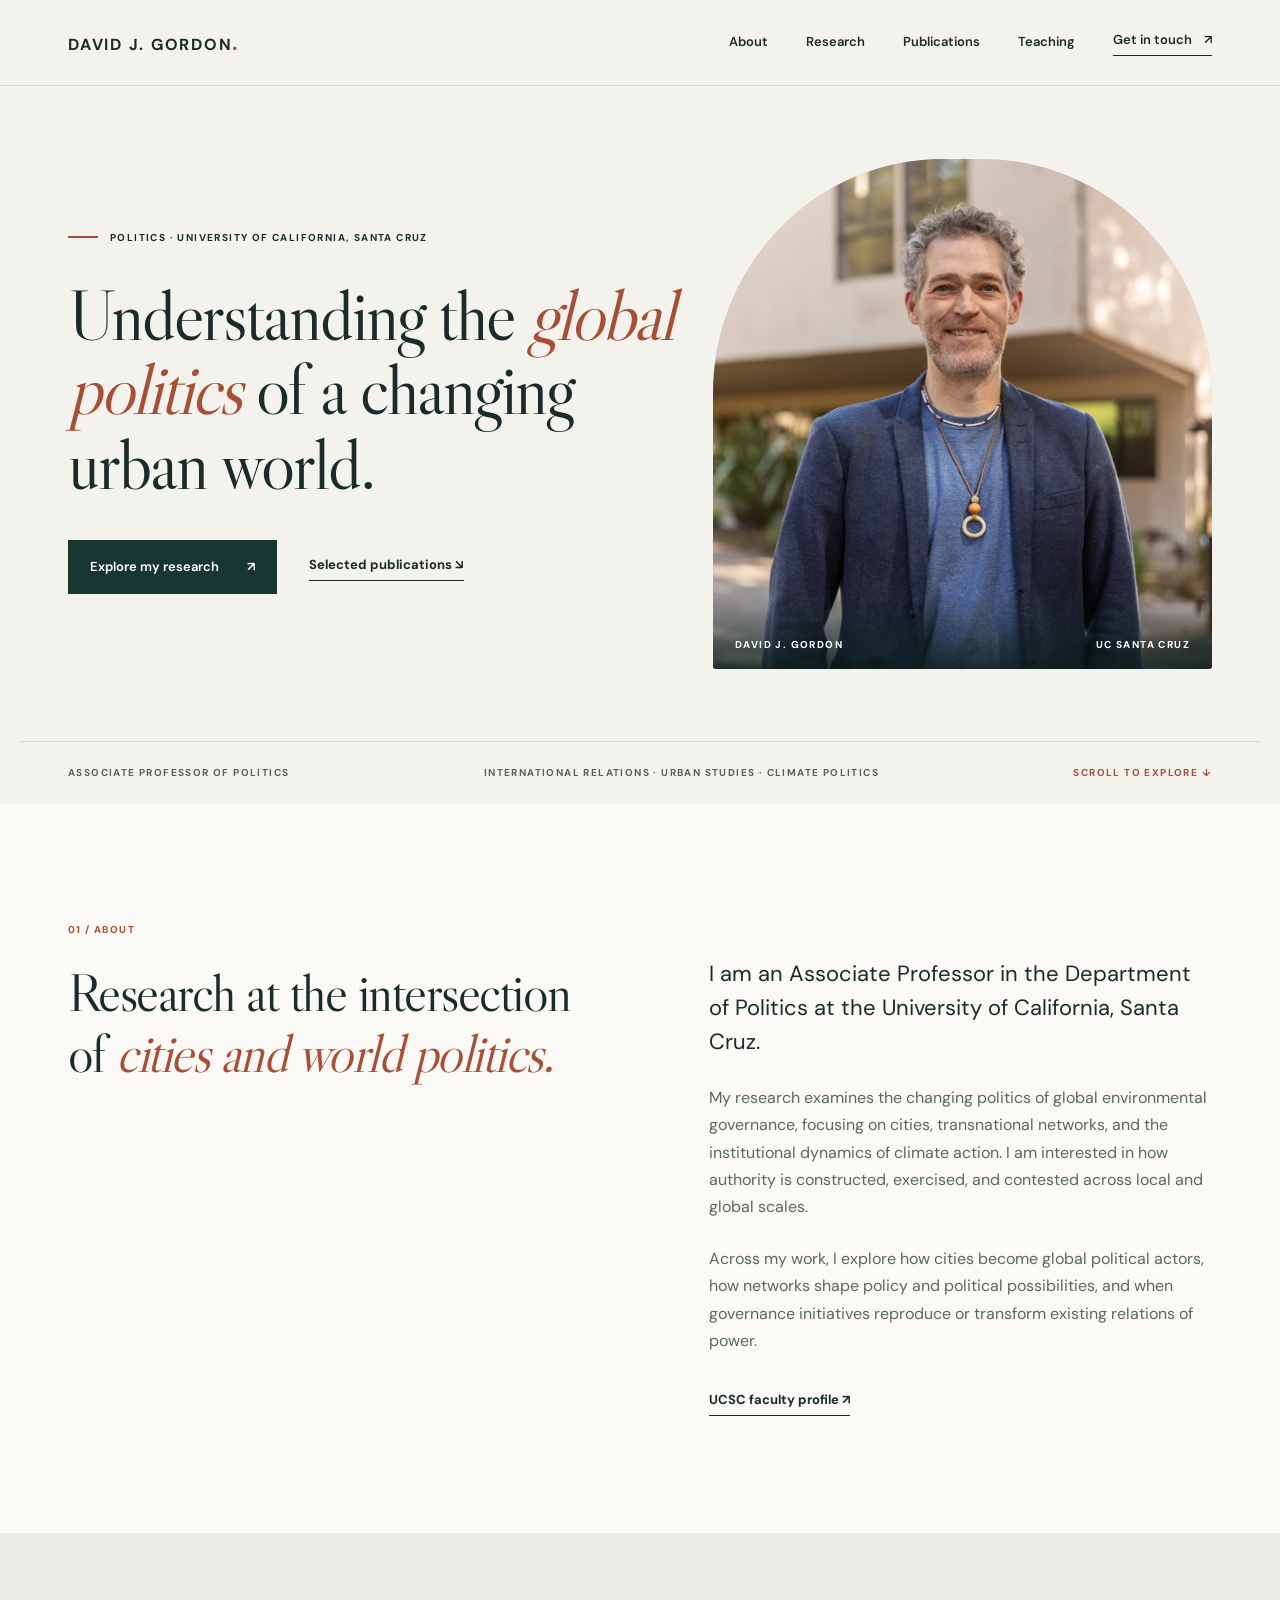
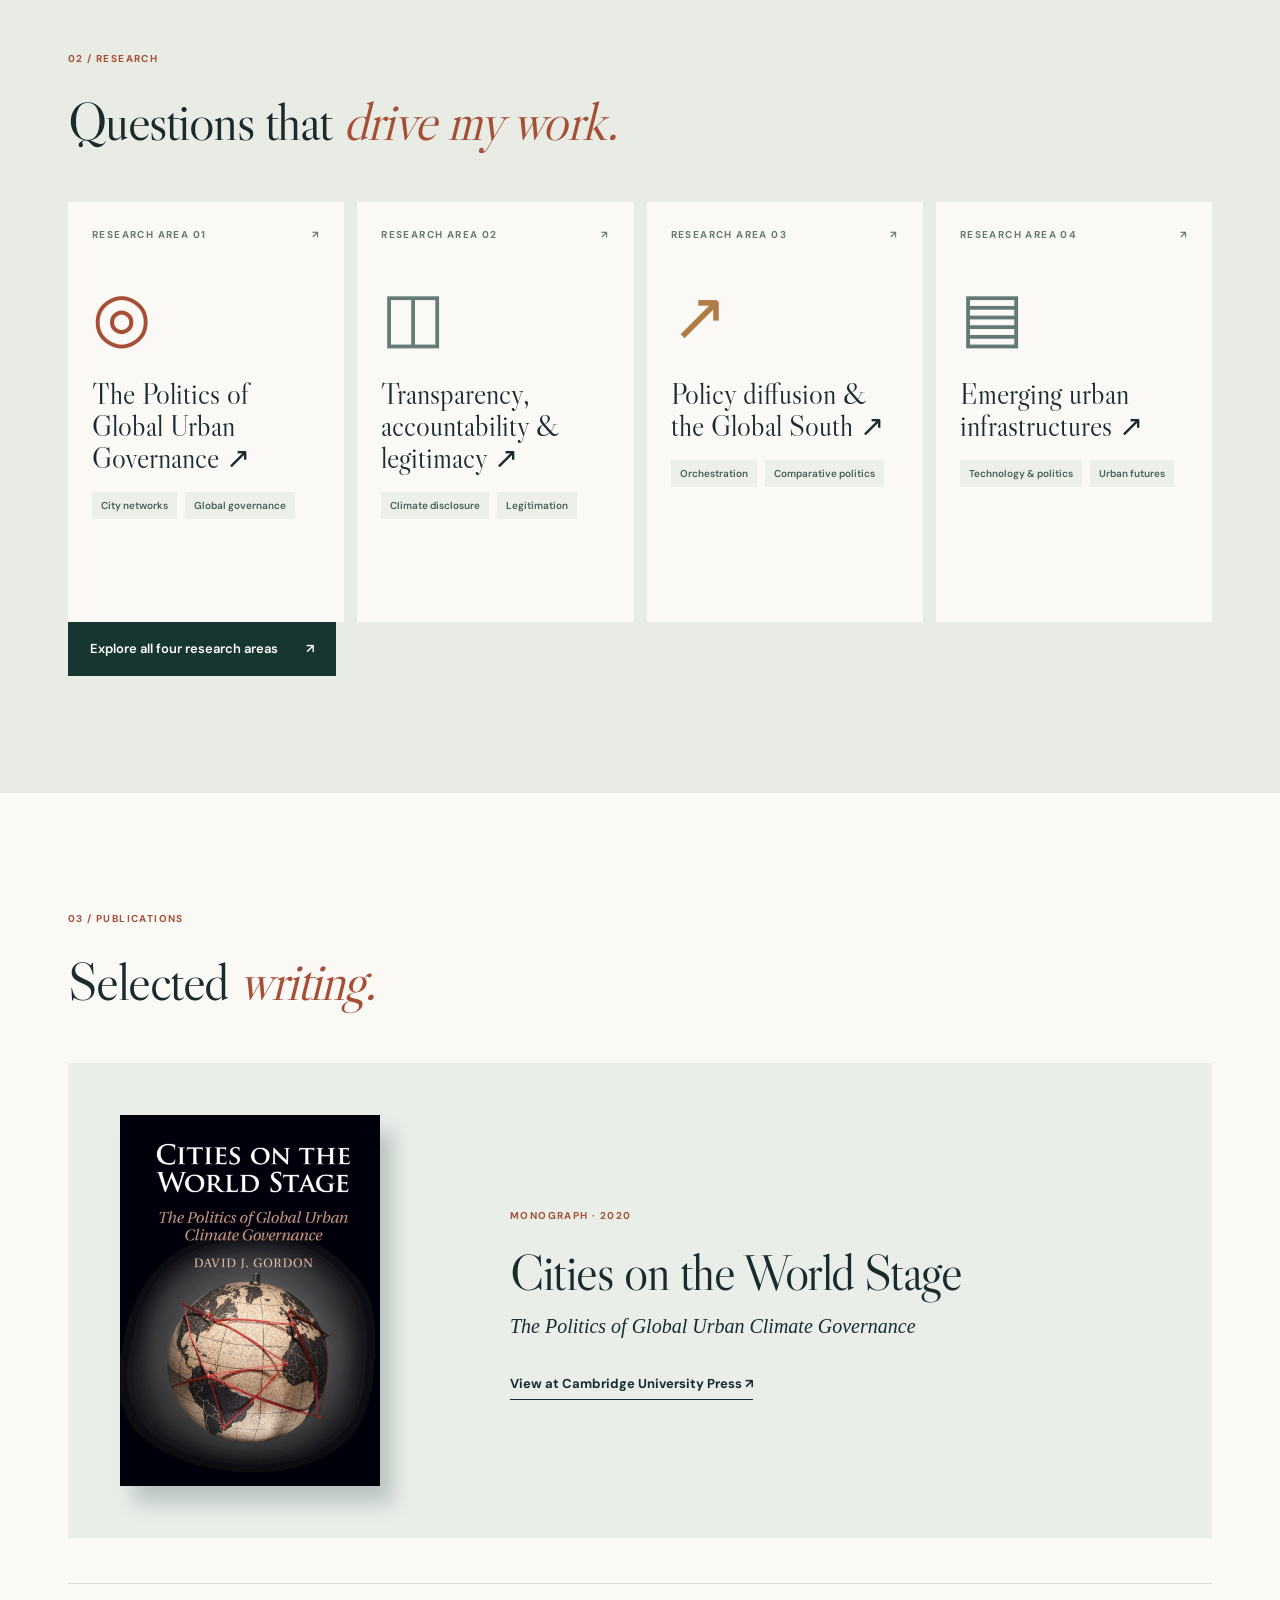
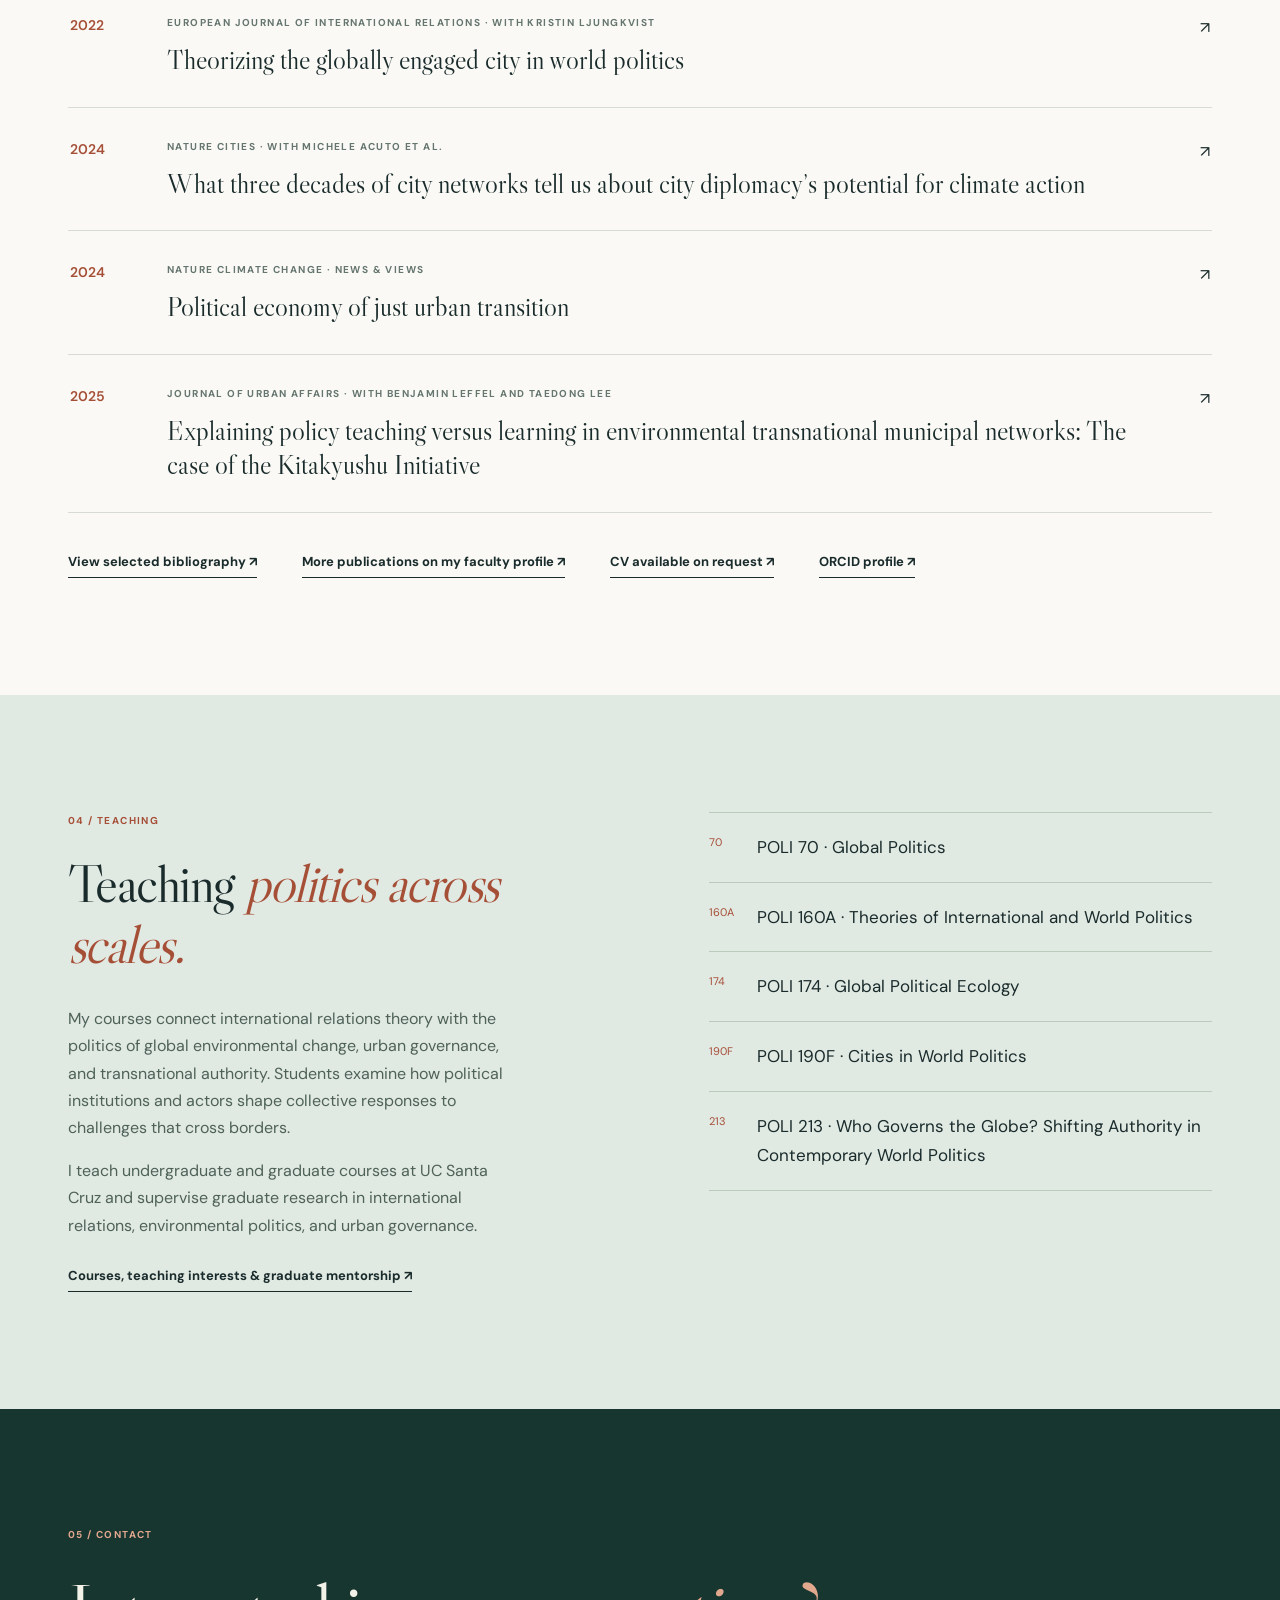
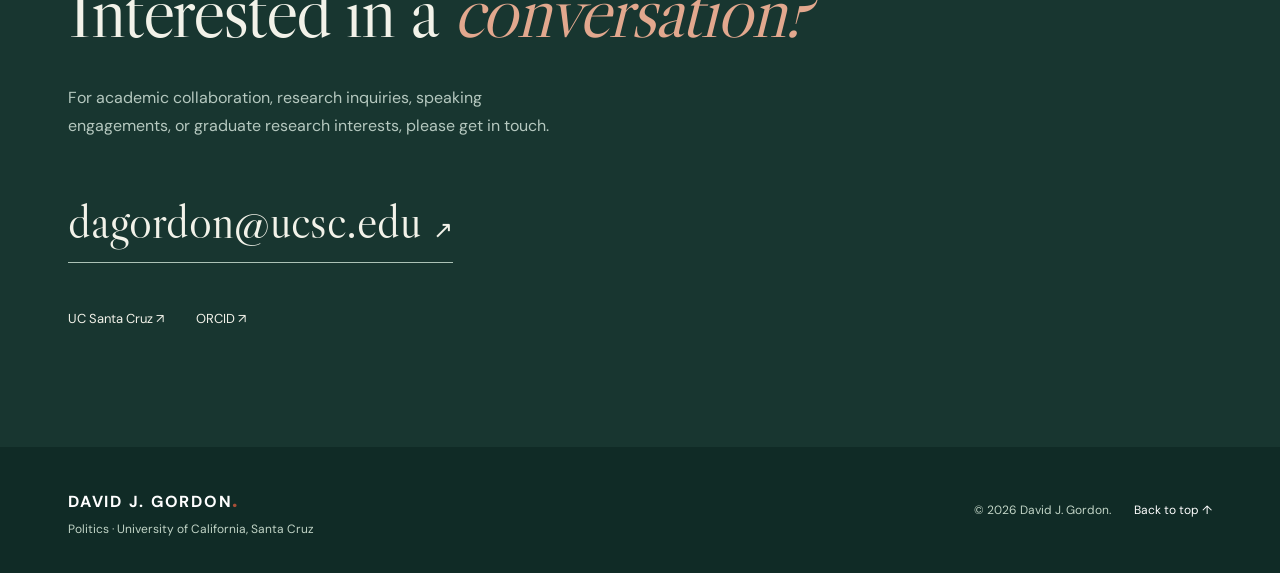
<file: index.html>
<!doctype html>
<html lang="en">
<head>
<meta charset="utf-8"><meta name="viewport" content="width=device-width,initial-scale=1">
<meta name="description" content="David J. Gordon is Associate Professor of Politics at UC Santa Cruz, researching cities, climate governance, and world politics.">
<meta name="theme-color" content="#f4f2ec"><title>David J. Gordon — Politics, Cities & Climate Governance</title>
<link rel="preconnect" href="https://fonts.googleapis.com"><link rel="preconnect" href="https://fonts.gstatic.com" crossorigin>
<link href="https://fonts.googleapis.com/css2?family=DM+Sans:wght@400;500;600;700&family=Libre+Caslon+Display&display=swap" rel="stylesheet">
<link rel="stylesheet" href="styles.css"><script src="script.js" defer></script>
</head>
<body>
<a class="skip" href="#main">Skip to content</a>
<header class="site-header"><div class="container nav-wrap"><a class="brand" href="#top">DAVID J. GORDON<span class="brand-dot">.</span></a><button class="nav-toggle" aria-label="Open navigation" aria-controls="navigation" aria-expanded="false">Menu <span>☰</span></button><nav id="navigation" aria-label="Main navigation"><a href="#about">About</a><a href="research.html">Research</a><a href="publications.html">Publications</a><a href="teaching.html">Teaching</a><a class="nav-contact" href="#contact">Get in touch <span>↗</span></a></nav></div></header>
<main id="main">
<section class="hero" id="top"><div class="container hero-grid"><div class="hero-copy"><div class="eyebrow"><span class="accent-line"></span> POLITICS · UNIVERSITY OF CALIFORNIA, SANTA CRUZ</div><h1>Understanding the <em>global politics</em> of a changing urban world.</h1><div class="hero-actions"><a class="button primary" href="research.html">Explore my research <span>↗</span></a><a class="text-link" href="publications.html">Selected publications <span>↘</span></a></div></div><figure class="hero-photo"><img src="assets/david-gordon-headshot.jpg" width="1100" height="1376" alt="Portrait of David J. Gordon, Associate Professor of Politics at UC Santa Cruz" fetchpriority="high"><figcaption>DAVID J. GORDON <span>UC SANTA CRUZ</span></figcaption></figure></div><div class="container hero-bottom"><span>ASSOCIATE PROFESSOR OF POLITICS</span><span>INTERNATIONAL RELATIONS · URBAN STUDIES · CLIMATE POLITICS</span><a href="#about" aria-label="Scroll to about">SCROLL TO EXPLORE ↓</a></div></section>
<section class="section about" id="about"><div class="container two-col"><div class="section-side"><div class="section-number">01 / ABOUT</div><h2>Research at the intersection of <em>cities and world politics.</em></h2></div><div class="about-copy"><p class="lead">I am an Associate Professor in the Department of Politics at the University of California, Santa Cruz.</p><p>My research examines the changing politics of global environmental governance, focusing on cities, transnational networks, and the institutional dynamics of climate action. I am interested in how authority is constructed, exercised, and contested across local and global scales.</p><p>Across my work, I explore how cities become global political actors, how networks shape policy and political possibilities, and when governance initiatives reproduce or transform existing relations of power.</p><a class="inline-link" href="https://politics.ucsc.edu/people/faculty/?directoryprofilecruzid=dagordon" target="_blank" rel="noopener noreferrer">UCSC faculty profile <span>↗</span></a></div></div></section>
<section class="section research" id="research"><div class="container"><div class="section-heading"><div><div class="section-number">02 / RESEARCH</div><h2>Questions that <em>drive my work.</em></h2></div></div><div class="research-grid"><article class="research-card"><div class="card-top"><span>RESEARCH AREA 01</span><span>↗</span></div><div class="card-symbol symbol-one" aria-hidden="true">◎</div><h3><a href="research.html#governance">The Politics of Global Urban Governance ↗</a></h3><div class="tags"><span>City networks</span><span>Global governance</span></div></article><article class="research-card"><div class="card-top"><span>RESEARCH AREA 02</span><span>↗</span></div><div class="card-symbol symbol-two" aria-hidden="true">◫</div><h3><a href="research.html#transparency">Transparency, accountability & legitimacy ↗</a></h3><div class="tags"><span>Climate disclosure</span><span>Legitimation</span></div></article><article class="research-card"><div class="card-top"><span>RESEARCH AREA 03</span><span>↗</span></div><div class="card-symbol symbol-three" aria-hidden="true">↗</div><h3><a href="research.html#diffusion">Policy diffusion & the Global South ↗</a></h3><div class="tags"><span>Orchestration</span><span>Comparative politics</span></div></article><article class="research-card"><div class="card-top"><span>RESEARCH AREA 04</span><span>↗</span></div><div class="card-symbol symbol-four" aria-hidden="true">▤</div><h3><a href="research.html#infrastructures">Emerging urban infrastructures ↗</a></h3><div class="tags"><span>Technology & politics</span><span>Urban futures</span></div></article></div><div class="section-cta"><a class="button primary" href="research.html">Explore all four research areas <span>↗</span></a></div></div></section>
<section class="section publications" id="publications"><div class="container"><div class="section-heading"><div><div class="section-number">03 / PUBLICATIONS</div><h2>Selected <em>writing.</em></h2></div></div><div class="book-feature"><div class="book-cover-photo"><img src="assets/cities-on-the-world-stage-cover.jpg" width="454" height="648" loading="lazy" alt="Cover of Cities on the World Stage: The Politics of Global Urban Climate Governance by David J. Gordon, Cambridge University Press"></div><div class="book-info"><span class="pub-type">MONOGRAPH · 2020</span><h3>Cities on the World Stage</h3><p class="book-subtitle">The Politics of Global Urban Climate Governance</p><a class="inline-link" href="https://www.cambridge.org/core/books/cities-on-the-world-stage/6CBDF737BC07DD72592728134CF211FA" target="_blank" rel="noopener noreferrer">View at Cambridge University Press ↗</a></div></div><div class="pub-list"><a class="pub-item" href="https://doi.org/10.1177/13540661211064449" target="_blank" rel="noopener noreferrer"><div class="pub-year">2022</div><div><div class="pub-type">EUROPEAN JOURNAL OF INTERNATIONAL RELATIONS · WITH KRISTIN LJUNGKVIST</div><h3>Theorizing the globally engaged city in world politics</h3></div><span class="pub-arrow">↗</span></a><a class="pub-item" href="https://www.nature.com/articles/s44284-024-00081-1" target="_blank" rel="noopener noreferrer"><div class="pub-year">2024</div><div><div class="pub-type">NATURE CITIES · WITH MICHELE ACUTO ET AL.</div><h3>What three decades of city networks tell us about city diplomacy’s potential for climate action</h3></div><span class="pub-arrow">↗</span></a><a class="pub-item" href="https://www.nature.com/articles/s41558-024-01942-2" target="_blank" rel="noopener noreferrer"><div class="pub-year">2024</div><div><div class="pub-type">NATURE CLIMATE CHANGE · NEWS & VIEWS</div><h3>Political economy of just urban transition</h3></div><span class="pub-arrow">↗</span></a><a class="pub-item" href="https://doi.org/10.1080/07352166.2025.2564104" target="_blank" rel="noopener noreferrer"><div class="pub-year">2025</div><div><div class="pub-type">JOURNAL OF URBAN AFFAIRS · WITH BENJAMIN LEFFEL AND TAEDONG LEE</div><h3>Explaining policy teaching versus learning in environmental transnational municipal networks: The case of the Kitakyushu Initiative</h3></div><span class="pub-arrow">↗</span></a></div><div class="pub-bottom"><a class="inline-link" href="publications.html">View selected bibliography ↗</a><a class="inline-link" href="https://politics.ucsc.edu/people/faculty/?directoryprofilecruzid=dagordon" target="_blank" rel="noopener noreferrer">More publications on my faculty profile ↗</a><a class="inline-link" href="mailto:dagordon@ucsc.edu?subject=Academic%20CV%20request">CV available on request ↗</a><a class="inline-link" href="https://orcid.org/0000-0002-3034-1792" target="_blank" rel="noopener noreferrer">ORCID profile ↗</a></div></div></section>
<section class="section teaching" id="teaching"><div class="container teaching-grid"><div><div class="section-number">04 / TEACHING</div><h2>Teaching <em>politics across scales.</em></h2><p>My courses connect international relations theory with the politics of global environmental change, urban governance, and transnational authority. Students examine how political institutions and actors shape collective responses to challenges that cross borders.</p><p>I teach undergraduate and graduate courses at UC Santa Cruz and supervise graduate research in international relations, environmental politics, and urban governance.</p><a class="inline-link" href="teaching.html">Courses, teaching interests &amp; graduate mentorship ↗</a></div><div class="course-list"><div><span>70</span><p>POLI 70 · Global Politics</p></div><div><span>160A</span><p>POLI 160A · Theories of International and World Politics</p></div><div><span>174</span><p>POLI 174 · Global Political Ecology</p></div><div><span>190F</span><p>POLI 190F · Cities in World Politics</p></div><div><span>213</span><p>POLI 213 · Who Governs the Globe? Shifting Authority in Contemporary World Politics</p></div></div></div></section>
<section class="contact section" id="contact"><div class="container"><div class="section-number">05 / CONTACT</div><h2>Interested in a <em>conversation?</em></h2><p>For academic collaboration, research inquiries, speaking engagements, or graduate research interests, please get in touch.</p><a class="contact-email" href="mailto:dagordon@ucsc.edu">dagordon@ucsc.edu <span>↗</span></a><div class="contact-links"><a href="https://politics.ucsc.edu/people/faculty/?directoryprofilecruzid=dagordon" target="_blank" rel="noopener noreferrer">UC Santa Cruz ↗</a><a href="https://orcid.org/0000-0002-3034-1792" target="_blank" rel="noopener noreferrer">ORCID ↗</a></div></div></section>
</main><footer><div class="container footer-inner"><div><strong>DAVID J. GORDON<span class="brand-dot">.</span></strong><span>Politics · University of California, Santa Cruz</span></div><div>© <span id="year">2026</span> David J. Gordon. <a href="#top">Back to top ↑</a></div></div></footer>
</body></html>
</file>
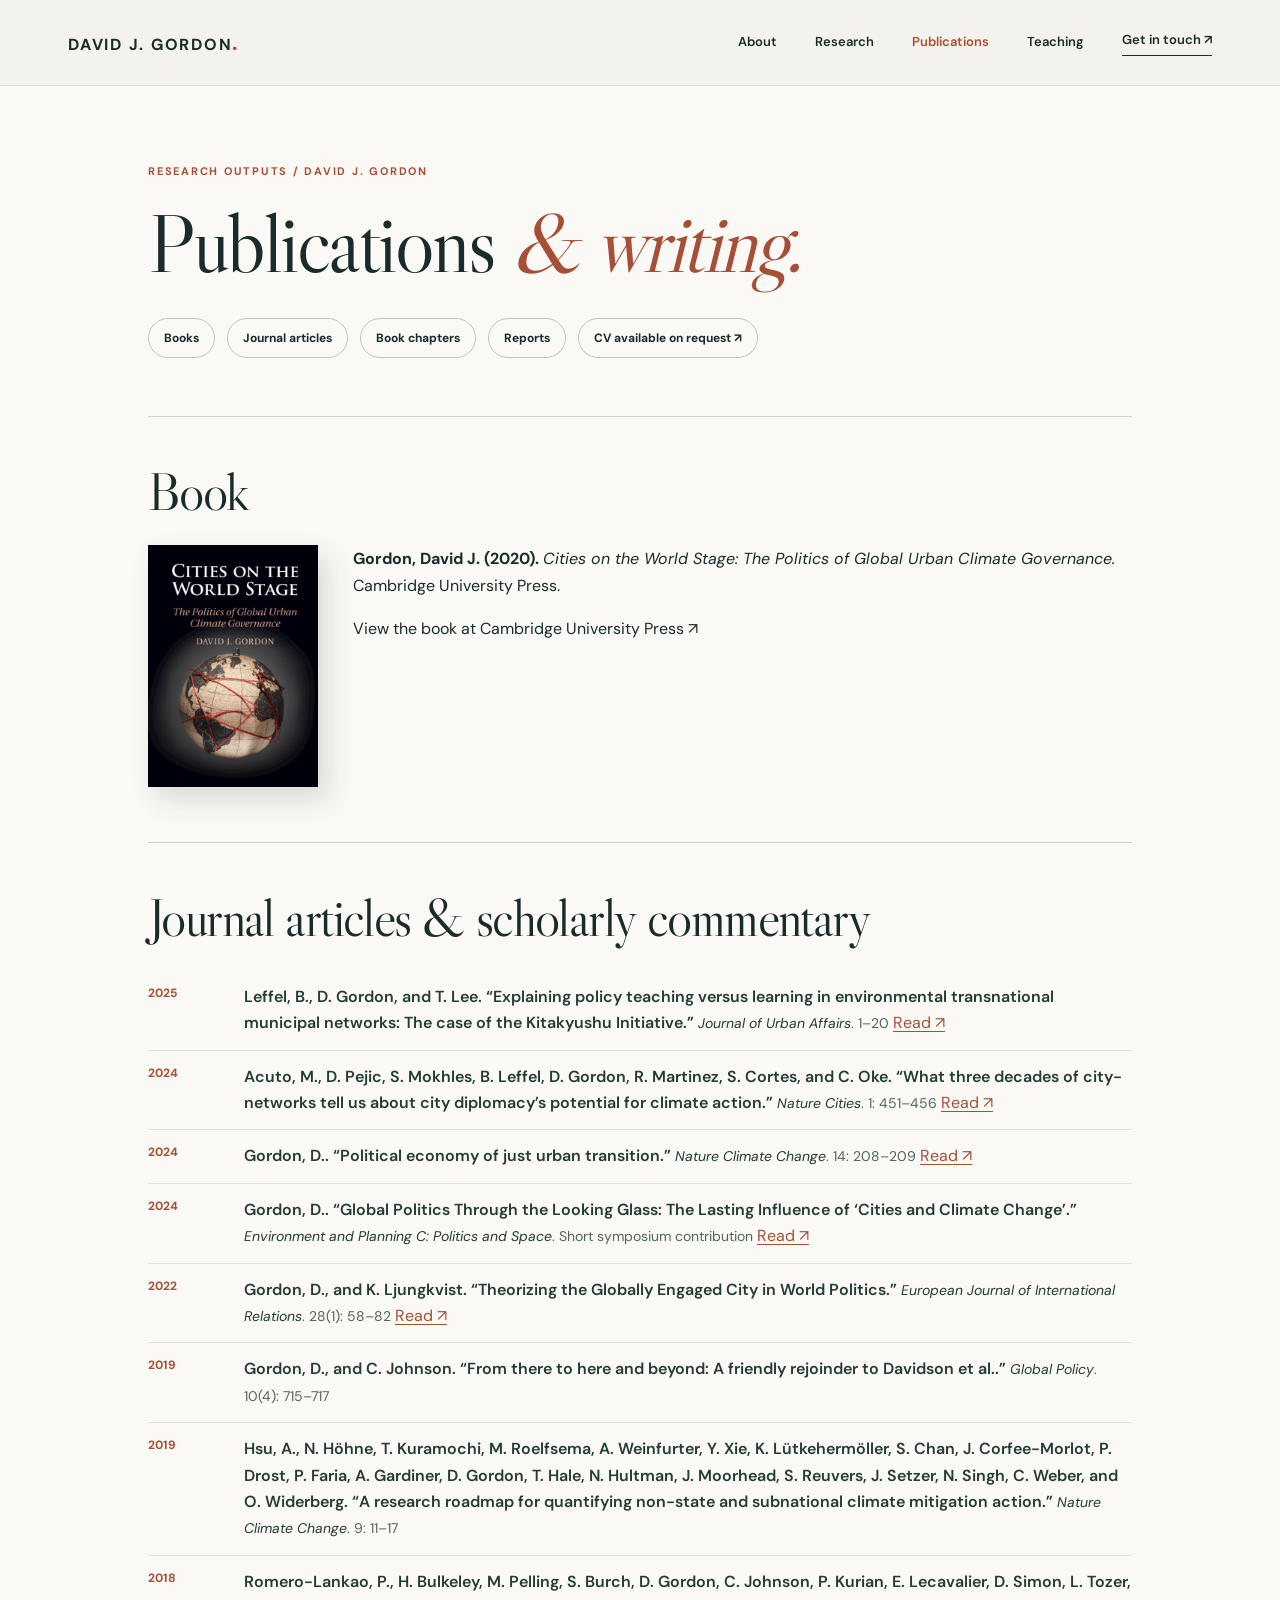
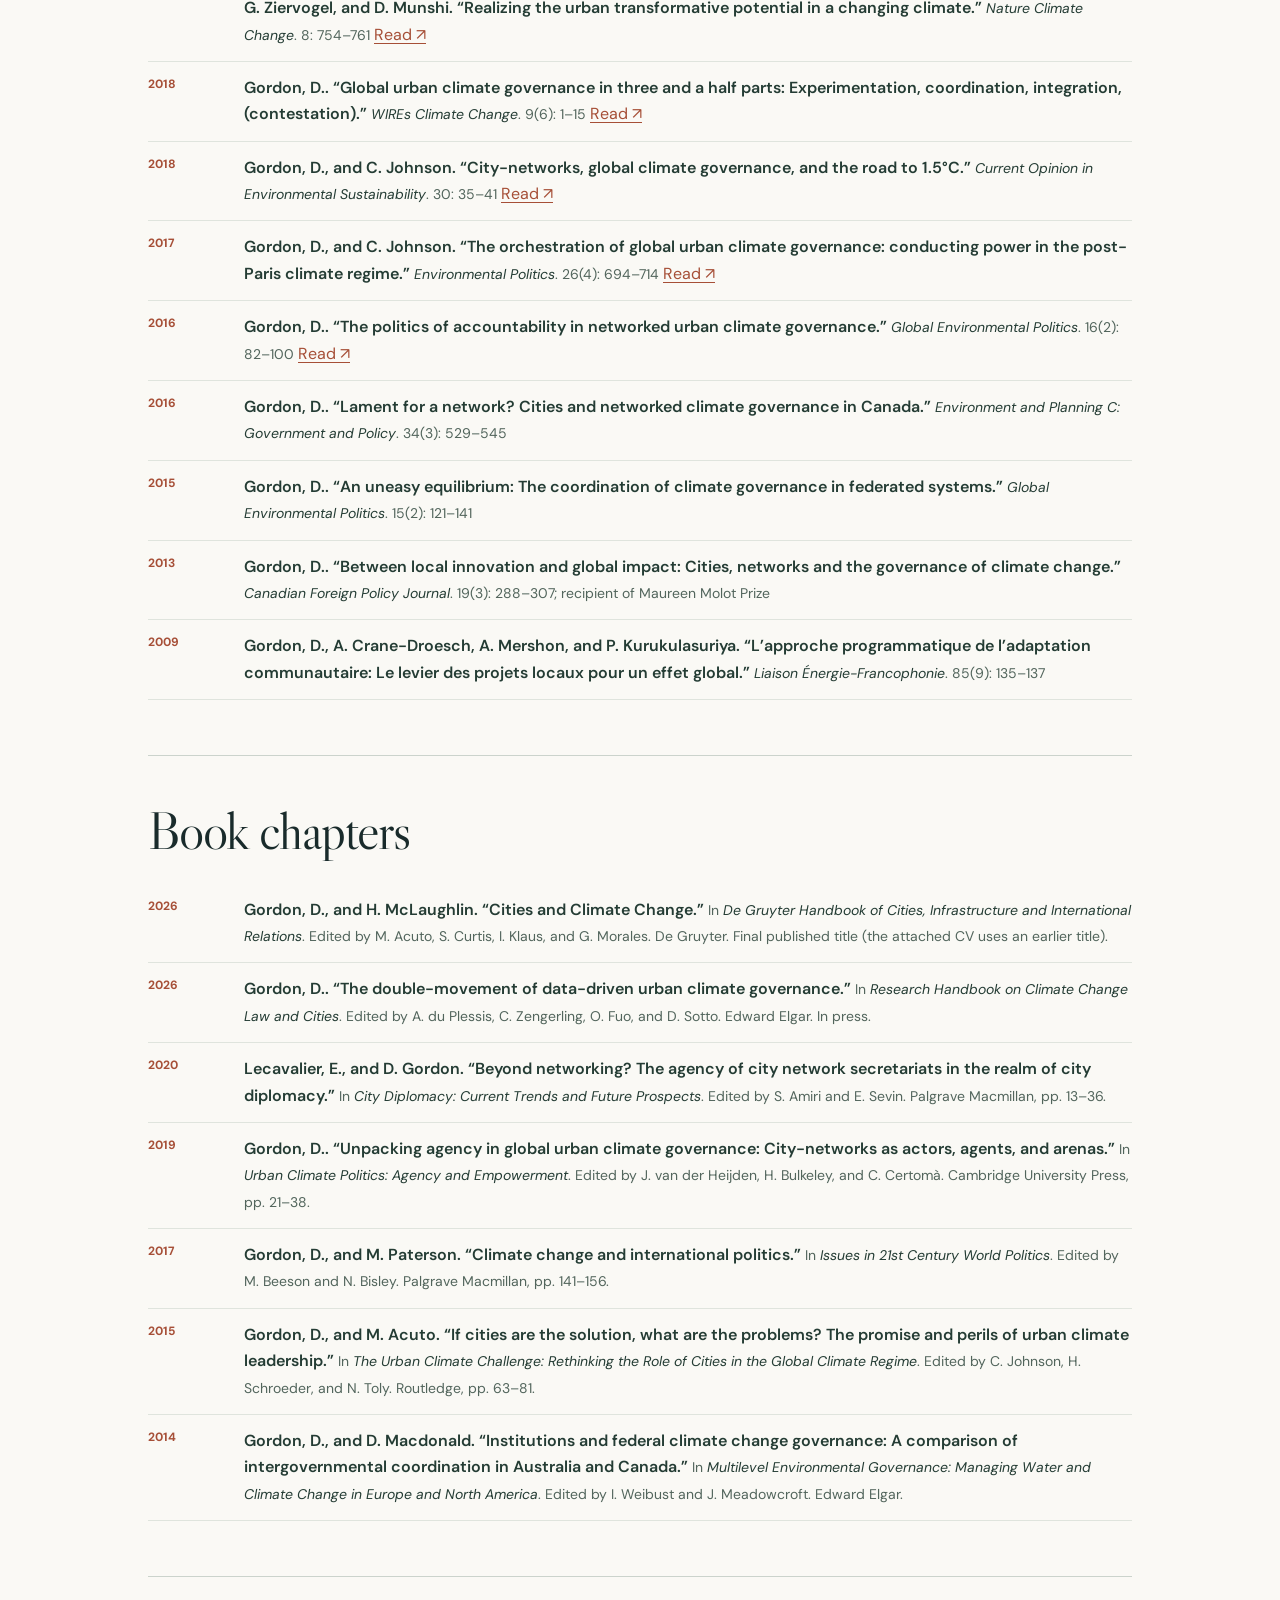
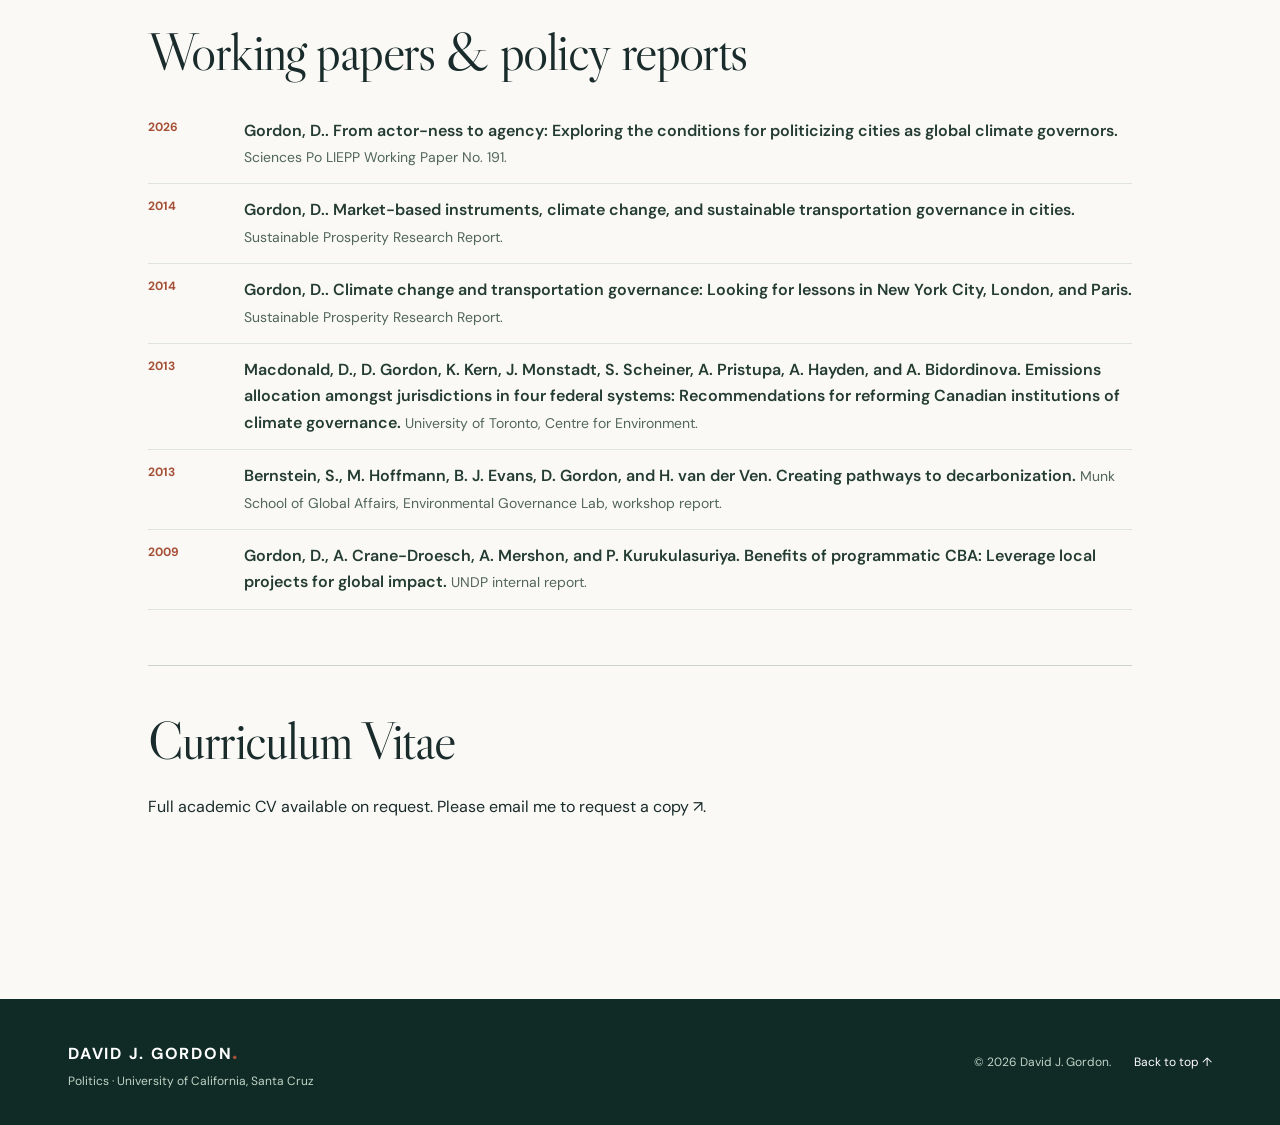
<file: publications.html>
<!doctype html><html lang="en"><head><meta charset="utf-8"><meta name="viewport" content="width=device-width,initial-scale=1"><meta name="theme-color" content="#f4f2ec"><meta name="description" content="Complete academic bibliography of David J. Gordon, Associate Professor of Politics at UC Santa Cruz."><title>Publications | David J. Gordon</title><link href="https://fonts.googleapis.com/css2?family=DM+Sans:wght@400;500;600;700&family=Libre+Caslon+Display&display=swap" rel="stylesheet"><link rel="stylesheet" href="styles.css"><script defer src="script.js"></script><style>.pub-page{background:#faf9f5;padding:76px 0 108px}.pub-page .container{max-width:1080px}.pub-page .kicker{font-size:11px;letter-spacing:.16em;color:#a64f37;font-weight:700}.pub-page h1,.pub-page h2{font-family:'Libre Caslon Display',Georgia,serif;font-weight:400;letter-spacing:-.03em}.pub-page h1{font-size:clamp(54px,6.5vw,89px);line-height:1.05;margin:18px 0}.pub-page h2{font-size:clamp(36px,4.5vw,53px);margin:0 0 22px}.pub-page .intro{max-width:810px;font-size:18px;color:#4b5e57}.pub-toolbar{display:flex;flex-wrap:wrap;gap:12px;margin:32px 0 58px}.pub-toolbar a,.cv-download{padding:9px 15px;border:1px solid #bcc7be;border-radius:100px;font-size:12px;font-weight:700}.pub-toolbar a:hover,.cv-download:hover{border-color:#a64f37;color:#a64f37}.pub-section{border-top:1px solid #cbd3cc;padding:45px 0 55px;scroll-margin-top:110px}.pub-entry{padding:18px 0;border-bottom:1px solid #dfe4dd;display:grid;grid-template-columns:72px 1fr;gap:24px;line-height:1.65}.pub-entry .year{font-size:12px;color:#a64f37;font-weight:700}.pub-entry .pub-title{font-weight:600;color:#243c34}.pub-entry .details{color:#52655c;font-size:14px}.pub-entry .details em{color:#243c34}.pub-entry a{color:#a64f37;text-decoration:underline;text-underline-offset:3px}.book-layout{display:grid;grid-template-columns:170px 1fr;gap:35px;align-items:start}.book-layout img{width:170px;height:auto;box-shadow:9px 12px 25px #1e3d3029}.pub-note{font-size:13px;color:#66786e}.pub-section .works{list-style:none;padding:0;margin:0}.pub-section .works li{padding:13px 0;border-bottom:1px solid #dfe4dd}.site-header nav a[aria-current=page]{color:#a64f37}.cv-action{display:inline-block;margin-top:12px}.pub-count{font-size:12px;letter-spacing:.08em;text-transform:uppercase;color:#78877c;margin:0 0 12px}@media(max-width:730px){.pub-page{padding:50px 0 85px}.pub-entry{grid-template-columns:1fr;gap:3px}.book-layout{grid-template-columns:1fr}.pub-toolbar{gap:9px}}</style></head><body><a class="skip" href="#main">Skip to content</a><header class="site-header"><div class="container nav-wrap"><a class="brand" href="index.html">DAVID J. GORDON<span class="brand-dot">.</span></a><button class="nav-toggle" aria-label="Open navigation" aria-controls="navigation" aria-expanded="false">Menu <span>☰</span></button><nav id="navigation" aria-label="Main navigation"><a href="index.html#about">About</a><a href="research.html">Research</a><a aria-current="page" href="publications.html">Publications</a><a href="teaching.html">Teaching</a><a class="nav-contact" href="index.html#contact">Get in touch ↗</a></nav></div></header><main id="main" class="pub-page"><div class="container"><div class="kicker">RESEARCH OUTPUTS / DAVID J. GORDON</div><h1>Publications <em>& writing.</em></h1><div class="pub-toolbar"><a href="#books">Books</a><a href="#articles">Journal articles</a><a href="#chapters">Book chapters</a><a href="#reports">Reports</a><a href="mailto:dagordon@ucsc.edu?subject=Academic%20CV%20request">CV available on request ↗</a></div><section class="pub-section" id="books"><h2>Book</h2><div class="book-layout"><img src="assets/cities-on-the-world-stage-cover.jpg" width="170" alt="Cover of Cities on the World Stage, Cambridge University Press"><div><p><strong>Gordon, David J. (2020).</strong> <em>Cities on the World Stage: The Politics of Global Urban Climate Governance.</em> Cambridge University Press.</p><a href="https://www.cambridge.org/core/books/cities-on-the-world-stage/6CBDF737BC07DD72592728134CF211FA" target="_blank" rel="noopener noreferrer">View the book at Cambridge University Press ↗</a></div></div></section><section class="pub-section" id="articles"><h2>Journal articles & scholarly commentary</h2><ul class="works"><li class="pub-entry" id="kitakyushu-2025"><div class="year">2025</div><div><span class="pub-title">Leffel, B., D. Gordon, and T. Lee. “Explaining policy teaching versus learning in environmental transnational municipal networks: The case of the Kitakyushu Initiative.”</span> <span class="details"><em>Journal of Urban Affairs</em>. 1–20</span> <a href="https://doi.org/10.1080/07352166.2025.2564104" target="_blank" rel="noopener noreferrer" aria-label="Read Explaining policy teaching versus learning in environmental transnational municipal networks: The case of the Kitakyushu Initiative">Read ↗</a></div></li><li class="pub-entry" id="journal-1"><div class="year">2024</div><div><span class="pub-title">Acuto, M., D. Pejic, S. Mokhles, B. Leffel, D. Gordon, R. Martinez, S. Cortes, and C. Oke. “What three decades of city-networks tell us about city diplomacy’s potential for climate action.”</span> <span class="details"><em>Nature Cities</em>. 1: 451–456</span> <a href="https://www.nature.com/articles/s44284-024-00081-1" target="_blank" rel="noopener noreferrer" aria-label="Read What three decades of city-networks tell us about city diplomacy’s potential for climate action">Read ↗</a></div></li><li class="pub-entry" id="journal-2"><div class="year">2024</div><div><span class="pub-title">Gordon, D.. “Political economy of just urban transition.”</span> <span class="details"><em>Nature Climate Change</em>. 14: 208–209</span> <a href="https://www.nature.com/articles/s41558-024-01942-2" target="_blank" rel="noopener noreferrer" aria-label="Read Political economy of just urban transition">Read ↗</a></div></li><li class="pub-entry" id="journal-3"><div class="year">2024</div><div><span class="pub-title">Gordon, D.. “Global Politics Through the Looking Glass: The Lasting Influence of ‘Cities and Climate Change’.”</span> <span class="details"><em>Environment and Planning C: Politics and Space</em>. Short symposium contribution</span> <a href="https://journals.sagepub.com/doi/10.1177/23996544241296741" target="_blank" rel="noopener noreferrer">Read ↗</a></div></li><li class="pub-entry" id="globally-engaged"><div class="year">2022</div><div><span class="pub-title">Gordon, D., and K. Ljungkvist. “Theorizing the Globally Engaged City in World Politics.”</span> <span class="details"><em>European Journal of International Relations</em>. 28(1): 58–82</span> <a href="https://doi.org/10.1177/13540661211064449" target="_blank" rel="noopener noreferrer" aria-label="Read Theorizing the Globally Engaged City in World Politics">Read ↗</a></div></li><li class="pub-entry" id="journal-5"><div class="year">2019</div><div><span class="pub-title">Gordon, D., and C. Johnson. “From there to here and beyond: A friendly rejoinder to Davidson et al..”</span> <span class="details"><em>Global Policy</em>. 10(4): 715–717</span></div></li><li class="pub-entry" id="journal-6"><div class="year">2019</div><div><span class="pub-title">Hsu, A., N. Höhne, T. Kuramochi, M. Roelfsema, A. Weinfurter, Y. Xie, K. Lütkehermöller, S. Chan, J. Corfee-Morlot, P. Drost, P. Faria, A. Gardiner, D. Gordon, T. Hale, N. Hultman, J. Moorhead, S. Reuvers, J. Setzer, N. Singh, C. Weber, and O. Widerberg. “A research roadmap for quantifying non-state and subnational climate mitigation action.”</span> <span class="details"><em>Nature Climate Change</em>. 9: 11–17</span></div></li><li class="pub-entry" id="journal-7"><div class="year">2018</div><div><span class="pub-title">Romero-Lankao, P., H. Bulkeley, M. Pelling, S. Burch, D. Gordon, C. Johnson, P. Kurian, E. Lecavalier, D. Simon, L. Tozer, G. Ziervogel, and D. Munshi. “Realizing the urban transformative potential in a changing climate.”</span> <span class="details"><em>Nature Climate Change</em>. 8: 754–761</span> <a href="https://www.nature.com/articles/s41558-018-0264-0" target="_blank" rel="noopener noreferrer">Read ↗</a></div></li><li class="pub-entry" id="journal-8"><div class="year">2018</div><div><span class="pub-title">Gordon, D.. “Global urban climate governance in three and a half parts: Experimentation, coordination, integration, (contestation).”</span> <span class="details"><em>WIREs Climate Change</em>. 9(6): 1–15</span> <a href="https://wires.onlinelibrary.wiley.com/doi/abs/10.1002/wcc.546" target="_blank" rel="noopener noreferrer">Read ↗</a></div></li><li class="pub-entry" id="journal-9"><div class="year">2018</div><div><span class="pub-title">Gordon, D., and C. Johnson. “City-networks, global climate governance, and the road to 1.5°C.”</span> <span class="details"><em>Current Opinion in Environmental Sustainability</em>. 30: 35–41</span> <a href="https://www.sciencedirect.com/science/article/abs/pii/S1877343517300775" target="_blank" rel="noopener noreferrer">Read ↗</a></div></li><li class="pub-entry" id="orchestration-2017"><div class="year">2017</div><div><span class="pub-title">Gordon, D., and C. Johnson. “The orchestration of global urban climate governance: conducting power in the post-Paris climate regime.”</span> <span class="details"><em>Environmental Politics</em>. 26(4): 694–714</span> <a href="https://doi.org/10.1080/09644016.2017.1320829" target="_blank" rel="noopener noreferrer">Read ↗</a></div></li><li class="pub-entry" id="accountability-2016"><div class="year">2016</div><div><span class="pub-title">Gordon, D.. “The politics of accountability in networked urban climate governance.”</span> <span class="details"><em>Global Environmental Politics</em>. 16(2): 82–100</span> <a href="https://doi.org/10.1162/GLEP_a_00357" target="_blank" rel="noopener noreferrer" aria-label="Read The politics of accountability in networked urban climate governance">Read ↗</a></div></li><li class="pub-entry" id="journal-12"><div class="year">2016</div><div><span class="pub-title">Gordon, D.. “Lament for a network? Cities and networked climate governance in Canada.”</span> <span class="details"><em>Environment and Planning C: Government and Policy</em>. 34(3): 529–545</span></div></li><li class="pub-entry" id="journal-13"><div class="year">2015</div><div><span class="pub-title">Gordon, D.. “An uneasy equilibrium: The coordination of climate governance in federated systems.”</span> <span class="details"><em>Global Environmental Politics</em>. 15(2): 121–141</span></div></li><li class="pub-entry" id="journal-14"><div class="year">2013</div><div><span class="pub-title">Gordon, D.. “Between local innovation and global impact: Cities, networks and the governance of climate change.”</span> <span class="details"><em>Canadian Foreign Policy Journal</em>. 19(3): 288–307; recipient of Maureen Molot Prize</span></div></li><li class="pub-entry" id="journal-15"><div class="year">2009</div><div><span class="pub-title">Gordon, D., A. Crane-Droesch, A. Mershon, and P. Kurukulasuriya. “L’approche programmatique de l’adaptation communautaire: Le levier des projets locaux pour un effet global.”</span> <span class="details"><em>Liaison Énergie-Francophonie</em>. 85(9): 135–137</span></div></li></ul></section><section class="pub-section" id="chapters"><h2>Book chapters</h2><ul class="works"><li class="pub-entry"><div class="year">2026</div><div><span class="pub-title">Gordon, D., and H. McLaughlin. “Cities and Climate Change.”</span> <span class="details">In <em>De Gruyter Handbook of Cities, Infrastructure and International Relations</em>. Edited by M. Acuto, S. Curtis, I. Klaus, and G. Morales. De Gruyter. Final published title (the attached CV uses an earlier title).</span></div></li><li class="pub-entry"><div class="year">2026</div><div><span class="pub-title">Gordon, D.. “The double-movement of data-driven urban climate governance.”</span> <span class="details">In <em>Research Handbook on Climate Change Law and Cities</em>. Edited by A. du Plessis, C. Zengerling, O. Fuo, and D. Sotto. Edward Elgar. In press.</span></div></li><li class="pub-entry"><div class="year">2020</div><div><span class="pub-title">Lecavalier, E., and D. Gordon. “Beyond networking? The agency of city network secretariats in the realm of city diplomacy.”</span> <span class="details">In <em>City Diplomacy: Current Trends and Future Prospects</em>. Edited by S. Amiri and E. Sevin. Palgrave Macmillan, pp. 13–36.</span></div></li><li class="pub-entry"><div class="year">2019</div><div><span class="pub-title">Gordon, D.. “Unpacking agency in global urban climate governance: City-networks as actors, agents, and arenas.”</span> <span class="details">In <em>Urban Climate Politics: Agency and Empowerment</em>. Edited by J. van der Heijden, H. Bulkeley, and C. Certomà. Cambridge University Press, pp. 21–38.</span></div></li><li class="pub-entry"><div class="year">2017</div><div><span class="pub-title">Gordon, D., and M. Paterson. “Climate change and international politics.”</span> <span class="details">In <em>Issues in 21st Century World Politics</em>. Edited by M. Beeson and N. Bisley. Palgrave Macmillan, pp. 141–156.</span></div></li><li class="pub-entry"><div class="year">2015</div><div><span class="pub-title">Gordon, D., and M. Acuto. “If cities are the solution, what are the problems? The promise and perils of urban climate leadership.”</span> <span class="details">In <em>The Urban Climate Challenge: Rethinking the Role of Cities in the Global Climate Regime</em>. Edited by C. Johnson, H. Schroeder, and N. Toly. Routledge, pp. 63–81.</span></div></li><li class="pub-entry"><div class="year">2014</div><div><span class="pub-title">Gordon, D., and D. Macdonald. “Institutions and federal climate change governance: A comparison of intergovernmental coordination in Australia and Canada.”</span> <span class="details">In <em>Multilevel Environmental Governance: Managing Water and Climate Change in Europe and North America</em>. Edited by I. Weibust and J. Meadowcroft. Edward Elgar.</span></div></li></ul></section><section class="pub-section" id="reports"><h2>Working papers & policy reports</h2><ul class="works"><li class="pub-entry"><div class="year">2026</div><div><span class="pub-title">Gordon, D.. From actor-ness to agency: Exploring the conditions for politicizing cities as global climate governors.</span> <span class="details">Sciences Po LIEPP Working Paper No. 191.</span></div></li><li class="pub-entry"><div class="year">2014</div><div><span class="pub-title">Gordon, D.. Market-based instruments, climate change, and sustainable transportation governance in cities.</span> <span class="details">Sustainable Prosperity Research Report.</span></div></li><li class="pub-entry"><div class="year">2014</div><div><span class="pub-title">Gordon, D.. Climate change and transportation governance: Looking for lessons in New York City, London, and Paris.</span> <span class="details">Sustainable Prosperity Research Report.</span></div></li><li class="pub-entry"><div class="year">2013</div><div><span class="pub-title">Macdonald, D., D. Gordon, K. Kern, J. Monstadt, S. Scheiner, A. Pristupa, A. Hayden, and A. Bidordinova. Emissions allocation amongst jurisdictions in four federal systems: Recommendations for reforming Canadian institutions of climate governance.</span> <span class="details">University of Toronto, Centre for Environment.</span></div></li><li class="pub-entry"><div class="year">2013</div><div><span class="pub-title">Bernstein, S., M. Hoffmann, B. J. Evans, D. Gordon, and H. van der Ven. Creating pathways to decarbonization.</span> <span class="details">Munk School of Global Affairs, Environmental Governance Lab, workshop report.</span></div></li><li class="pub-entry"><div class="year">2009</div><div><span class="pub-title">Gordon, D., A. Crane-Droesch, A. Mershon, and P. Kurukulasuriya. Benefits of programmatic CBA: Leverage local projects for global impact.</span> <span class="details">UNDP internal report.</span></div></li></ul></section><section class="pub-section"><h2>Curriculum Vitae</h2><p>Full academic CV available on request. Please <a href="mailto:dagordon@ucsc.edu?subject=Academic%20CV%20request">email me to request a copy ↗</a>.</p></section></div></main><footer><div class="container footer-inner"><div><strong>DAVID J. GORDON<span class="brand-dot">.</span></strong><span>Politics · University of California, Santa Cruz</span></div><div>© 2026 David J. Gordon. <a href="index.html#top">Back to top ↑</a></div></div></footer></body></html>
</file>
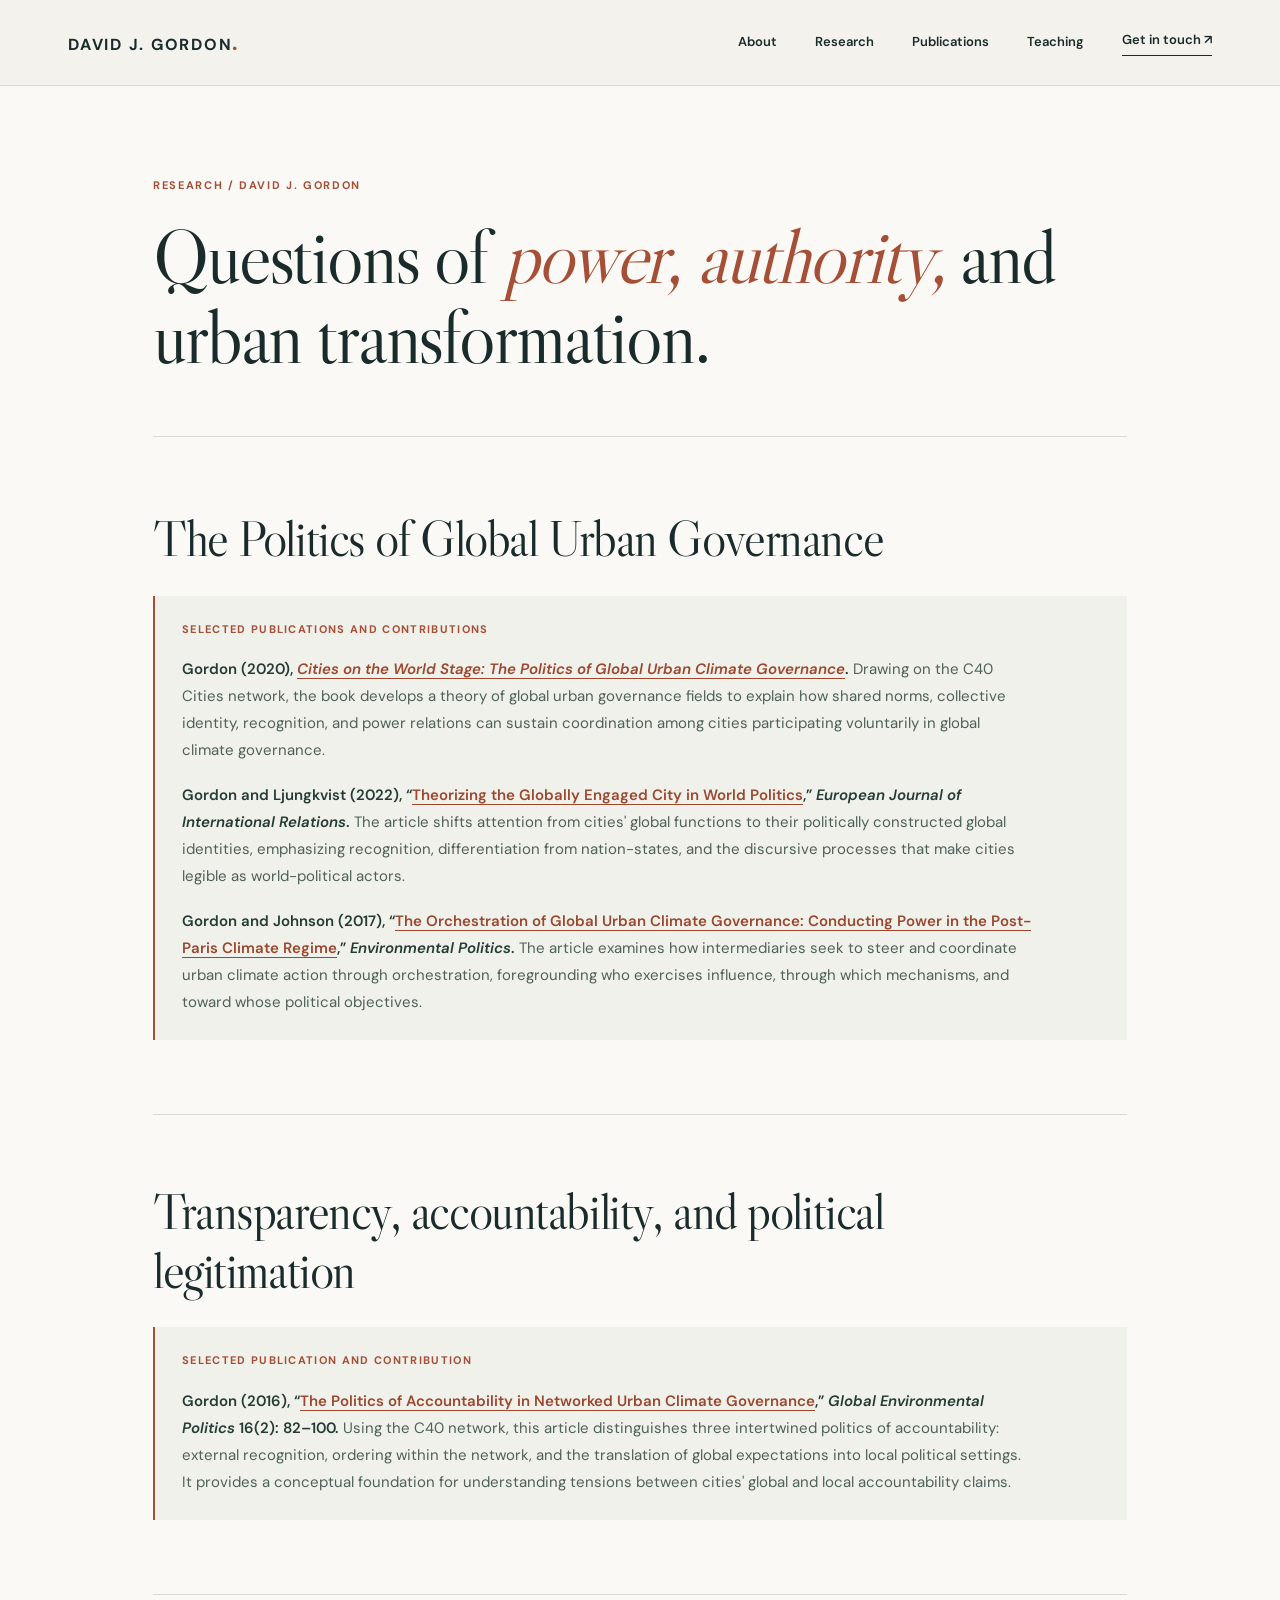
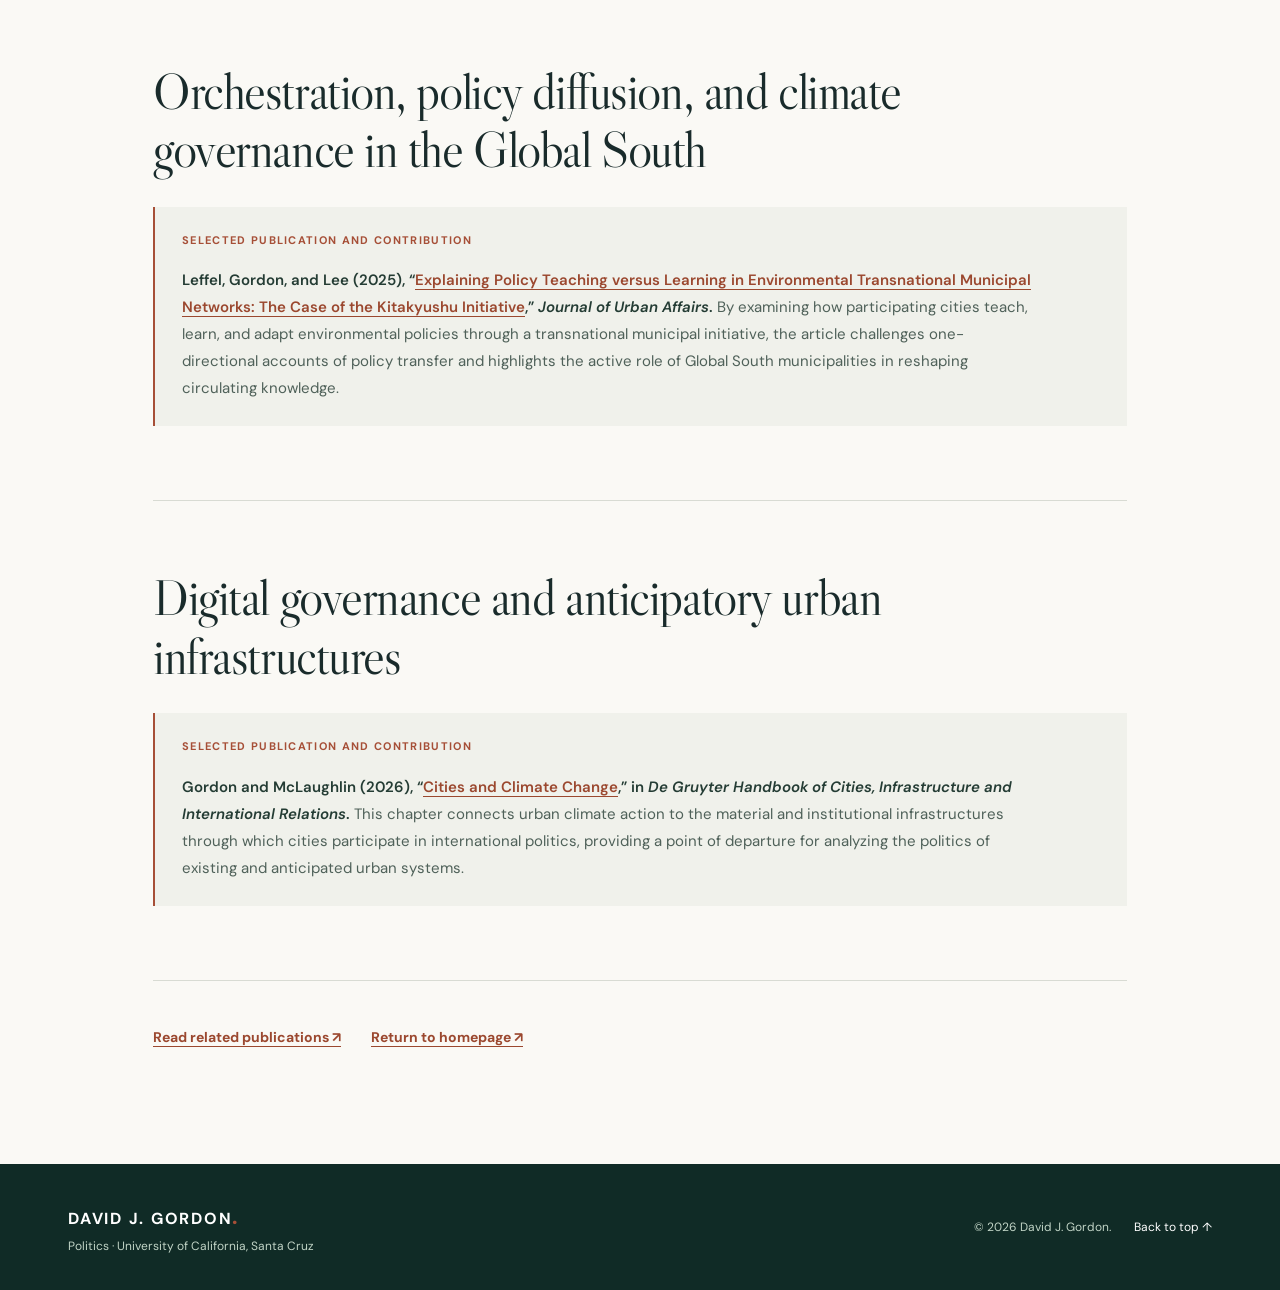
<file: research.html>
<!doctype html><html lang="en"><head><meta charset="utf-8"><meta name="viewport" content="width=device-width,initial-scale=1"><meta name="theme-color" content="#f4f2ec"><title>Research | David J. Gordon</title><meta name="description" content="Research by David J. Gordon on cities, global climate governance, urban transparency, policy diffusion and emerging infrastructures."><link href="https://fonts.googleapis.com/css2?family=DM+Sans:wght@400;500;600;700&family=Libre+Caslon+Display&display=swap" rel="stylesheet"><link rel="stylesheet" href="styles.css"><script defer src="script.js"></script><style>.subpage{background:#faf9f5;min-height:85vh;padding:90px 0 115px}.subpage .container{max-width:1070px}.sub-eyebrow,.detail-num{font-size:11px;letter-spacing:.15em;font-weight:700;color:#a64f37}.subpage h1{font-size:clamp(49px,6vw,86px);max-width:970px;margin:22px 0 28px}.sub-lead{font-size:20px;color:#50645c;max-width:860px;line-height:1.75}.sub-divider{border-top:1px solid #d8dbd3;margin:60px 0 5px}.research-detail{border-bottom:1px solid #d8dbd3;padding:52px 0;scroll-margin-top:95px}.research-detail h2{font-size:clamp(36px,4vw,55px);max-width:790px;margin:15px 0 23px}.research-detail p{max-width:850px;color:#4f6159}.research-detail .status{font-size:13px;font-style:italic;color:#6f7e75}.research-detail a,.end-links a{color:#9b482f;text-decoration:underline;text-underline-offset:4px}.end-links{display:flex;flex-wrap:wrap;gap:30px;padding-top:45px;font-size:14px;font-weight:700}@media(max-width:720px){.subpage{padding:60px 0 85px}.sub-lead{font-size:17px}.research-detail{padding:40px 0}.end-links{flex-direction:column;gap:14px}}.related-work{margin:28px 0 22px;padding:24px 27px;background:#f0f1eb;border-left:2px solid #a64f37}.related-work h3{font-family:"DM Sans",Arial,sans-serif;font-size:11px;text-transform:uppercase;letter-spacing:.12em;font-weight:700;color:#a64f37;margin:0 0 18px}.related-work .research-publication{font-size:15px;line-height:1.8;margin:0 0 18px}.related-work .research-publication:last-child{margin-bottom:0}.research-publication strong{font-weight:600;color:#243c34}@media(max-width:720px){.related-work{padding:19px 18px}}</style></head><body><a class="skip" href="#main">Skip to content</a><header class="site-header"><div class="container nav-wrap"><a class="brand" href="index.html">DAVID J. GORDON<span class="brand-dot">.</span></a><button aria-controls="navigation" aria-expanded="false" aria-label="Open navigation" class="nav-toggle">Menu ☰</button><nav aria-label="Main navigation" id="navigation"><a href="index.html#about">About</a><a href="research.html" aria-current="page">Research</a><a href="publications.html">Publications</a><a href="teaching.html">Teaching</a><a class="nav-contact" href="index.html#contact">Get in touch ↗</a></nav></div></header><main id="main"><div class="subpage"><div class="container"><div class="sub-eyebrow">RESEARCH / DAVID J. GORDON</div><h1>Questions of <em>power, authority,</em> and urban transformation.</h1><div class="sub-divider"></div><section class="research-detail" id="governance"><h2>The Politics of Global Urban Governance</h2><div class="related-work"><h3>Selected publications and contributions</h3>
<p class="research-publication"><strong>Gordon (2020), <a href="publications.html#book"><em>Cities on the World Stage: The Politics of Global Urban Climate Governance</em></a>.</strong> Drawing on the C40 Cities network, the book develops a theory of global urban governance fields to explain how shared norms, collective identity, recognition, and power relations can sustain coordination among cities participating voluntarily in global climate governance.</p>
<p class="research-publication"><strong>Gordon and Ljungkvist (2022), “<a href="https://doi.org/10.1177/13540661211064449" target="_blank" rel="noopener noreferrer">Theorizing the Globally Engaged City in World Politics</a>,” <em>European Journal of International Relations</em>.</strong> The article shifts attention from cities' global functions to their politically constructed global identities, emphasizing recognition, differentiation from nation-states, and the discursive processes that make cities legible as world-political actors.</p>
<p class="research-publication"><strong>Gordon and Johnson (2017), “<a href="https://doi.org/10.1080/09644016.2017.1320829" target="_blank" rel="noopener noreferrer">The Orchestration of Global Urban Climate Governance: Conducting Power in the Post-Paris Climate Regime</a>,” <em>Environmental Politics</em>.</strong> The article examines how intermediaries seek to steer and coordinate urban climate action through orchestration, foregrounding who exercises influence, through which mechanisms, and toward whose political objectives.</p></div></section><section class="research-detail" id="transparency"><h2>Transparency, accountability, and political legitimation</h2><div class="related-work"><h3>Selected publication and contribution</h3><p class="research-publication"><strong>Gordon (2016), “<a href="https://doi.org/10.1162/GLEP_a_00357" target="_blank" rel="noopener noreferrer">The Politics of Accountability in Networked Urban Climate Governance</a>,” <em>Global Environmental Politics</em> 16(2): 82–100.</strong> Using the C40 network, this article distinguishes three intertwined politics of accountability: external recognition, ordering within the network, and the translation of global expectations into local political settings. It provides a conceptual foundation for understanding tensions between cities' global and local accountability claims.</p></div></section><section class="research-detail" id="diffusion"><h2>Orchestration, policy diffusion, and climate governance in the Global South</h2><div class="related-work"><h3>Selected publication and contribution</h3><p class="research-publication"><strong>Leffel, Gordon, and Lee (2025), “<a href="https://doi.org/10.1080/07352166.2025.2564104" target="_blank" rel="noopener noreferrer">Explaining Policy Teaching versus Learning in Environmental Transnational Municipal Networks: The Case of the Kitakyushu Initiative</a>,” <em>Journal of Urban Affairs</em>.</strong> By examining how participating cities teach, learn, and adapt environmental policies through a transnational municipal initiative, the article challenges one-directional accounts of policy transfer and highlights the active role of Global South municipalities in reshaping circulating knowledge.</p></div></section><section class="research-detail" id="infrastructures"><h2>Digital governance and anticipatory urban infrastructures</h2><div class="related-work"><h3>Selected publication and contribution</h3><p class="research-publication"><strong>Gordon and McLaughlin (2026), “<a href="https://doi.org/10.1515/9783111405087-015" target="_blank" rel="noopener noreferrer">Cities and Climate Change</a>,” in <em>De Gruyter Handbook of Cities, Infrastructure and International Relations</em>.</strong> This chapter connects urban climate action to the material and institutional infrastructures through which cities participate in international politics, providing a point of departure for analyzing the politics of existing and anticipated urban systems.</p></div></section><div class="end-links"><a href="publications.html">Read related publications ↗</a><a href="index.html">Return to homepage ↗</a></div></div></div></main><footer><div class="container footer-inner"><div><strong>DAVID J. GORDON<span class="brand-dot">.</span></strong><span>Politics · University of California, Santa Cruz</span></div><div>© 2026 David J. Gordon. <a href="index.html#top">Back to top ↑</a></div></div></footer></body></html>
</file>
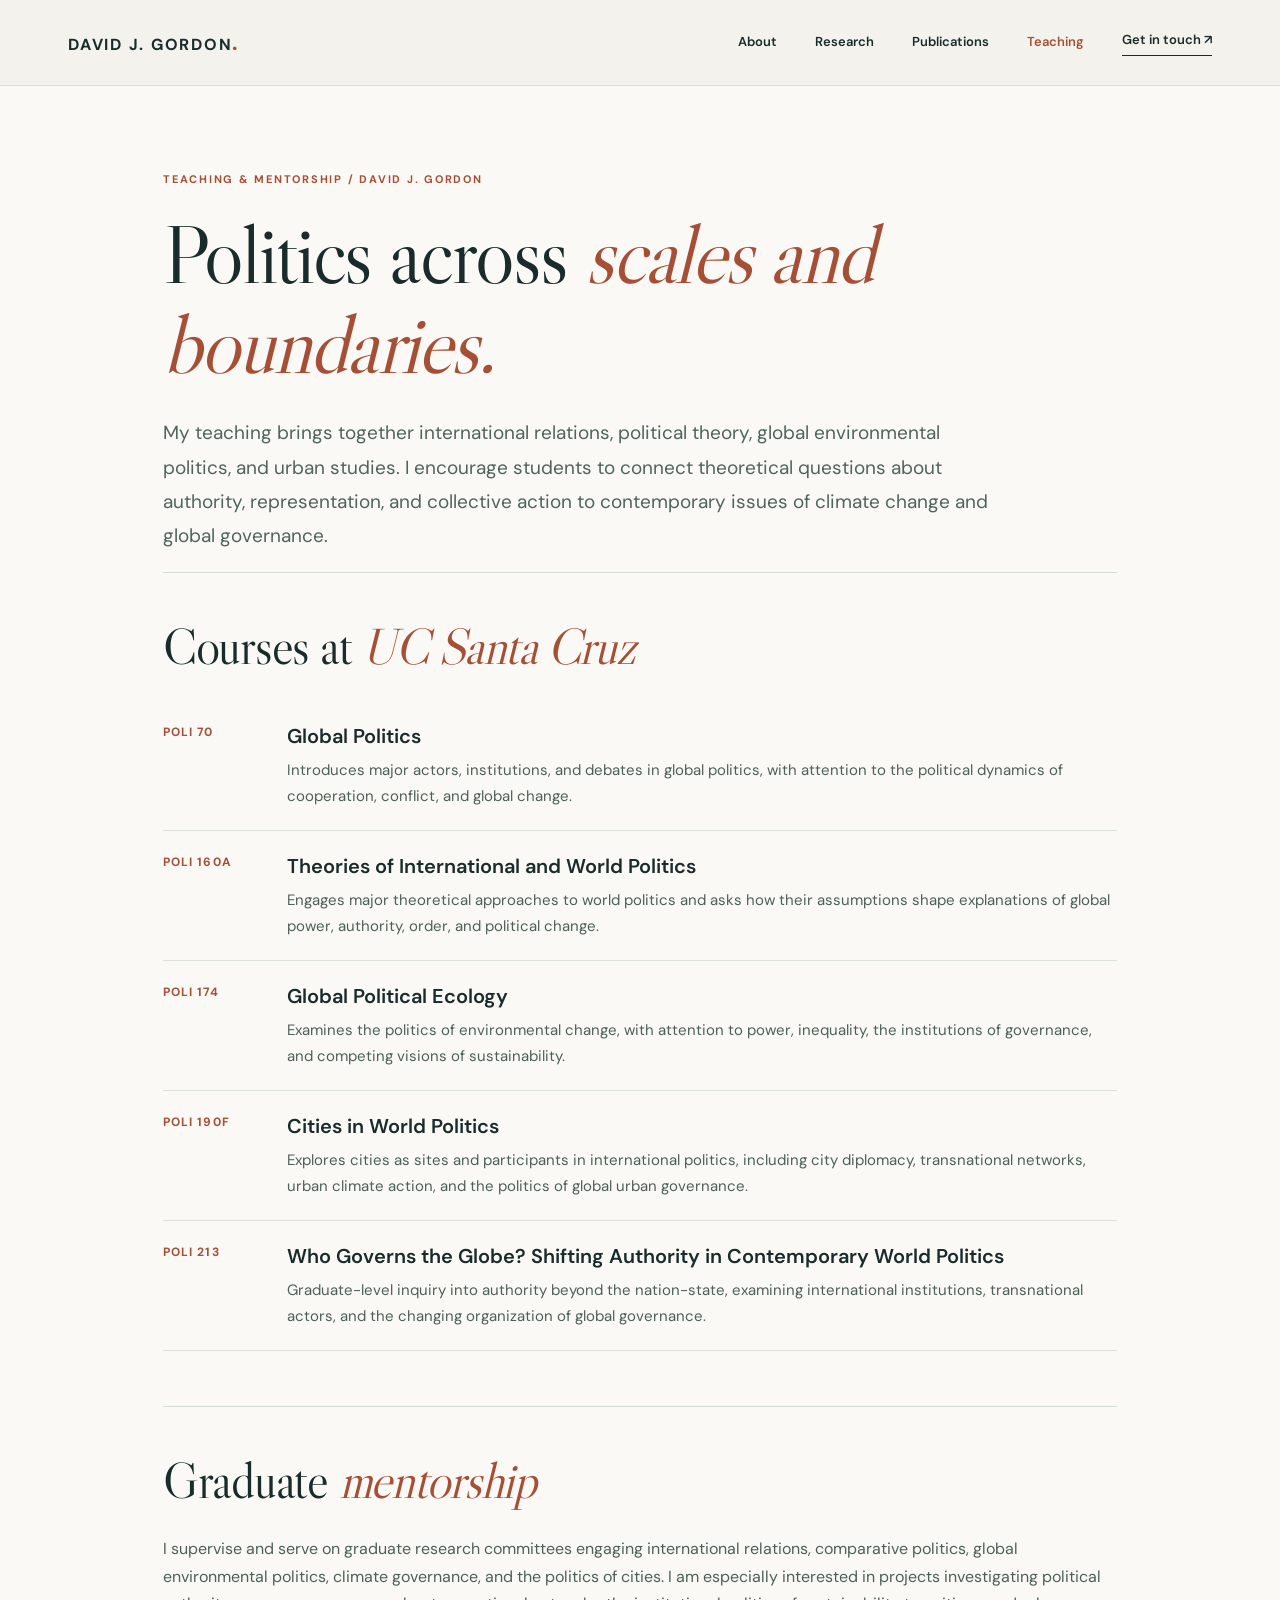
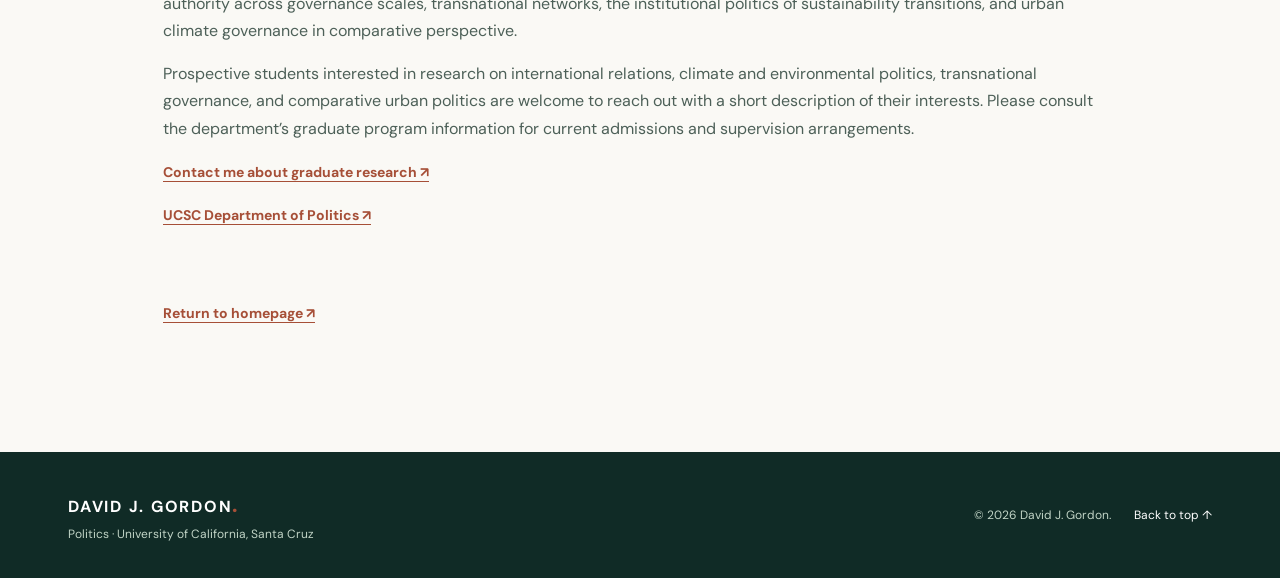
<file: teaching.html>
<!doctype html>
<html lang="en">
<head><meta charset="utf-8"><meta name="viewport" content="width=device-width,initial-scale=1"><meta name="theme-color" content="#f4f2ec"><meta name="description" content="Courses, teaching interests, and graduate mentorship of David J. Gordon, Associate Professor of Politics, UC Santa Cruz."><title>Teaching | David J. Gordon</title><link href="https://fonts.googleapis.com/css2?family=DM+Sans:wght@400;500;600;700&family=Libre+Caslon+Display&display=swap" rel="stylesheet"><link rel="stylesheet" href="styles.css"><script defer src="script.js"></script><style>.teach-page{padding:84px 0 110px;background:#faf9f5}.teach-page .container{max-width:1050px}.teach-kicker{font-size:11px;letter-spacing:.16em;font-weight:700;color:#a64f37}.teach-page h1,.teach-page h2{font-family:'Libre Caslon Display',Georgia,serif;font-weight:400;letter-spacing:-.025em}.teach-page h1{font-size:clamp(53px,6.5vw,86px);line-height:1.08;margin:20px 0 28px;max-width:950px}.teach-page h1 em,.teach-page h2 em{color:#a64f37}.teach-lead{font-size:19px;line-height:1.8;color:#50645c;max-width:830px}.teach-section{border-top:1px solid #d4dbd3;padding:45px 0 55px;scroll-margin-top:100px}.teach-section h2{font-size:clamp(35px,4vw,51px);margin:0 0 25px}.teach-list{display:grid;gap:0}.teach-course{display:grid;grid-template-columns:98px 1fr;gap:26px;border-bottom:1px solid #dce2da;padding:21px 0}.teach-course .course-code{font-size:12px;letter-spacing:.09em;color:#a64f37;font-weight:700}.teach-course h3{font-size:20px;line-height:1.4;margin:0 0 8px;font-weight:600}.teach-course p,.teach-section p{color:#4d6058}.teach-course p{font-size:15px;margin:0}.teach-callout{padding:27px 30px;background:#edf0e9;margin:22px 0 0;border-left:2px solid #a64f37}.teach-callout p:last-child{margin-bottom:0}.teach-link{font-size:14px;color:#a64f37;text-decoration:underline;text-underline-offset:4px;font-weight:700}.teach-note{font-size:13px;color:#66766e}.site-header nav a[aria-current=page]{color:#a64f37}@media(max-width:700px){.teach-page{padding:55px 0 85px}.teach-course{grid-template-columns:1fr;gap:3px}.teach-lead{font-size:17px}.teach-callout{padding:18px}}</style></head>
<body><a class="skip" href="#main">Skip to content</a>
<header class="site-header"><div class="container nav-wrap"><a class="brand" href="index.html">DAVID J. GORDON<span class="brand-dot">.</span></a><button class="nav-toggle" aria-label="Open navigation" aria-controls="navigation" aria-expanded="false">Menu <span>☰</span></button><nav id="navigation" aria-label="Main navigation"><a href="index.html#about">About</a><a href="research.html">Research</a><a href="publications.html">Publications</a><a href="teaching.html" aria-current="page">Teaching</a><a class="nav-contact" href="index.html#contact">Get in touch ↗</a></nav></div></header>
<main id="main" class="teach-page"><div class="container"><div class="teach-kicker">TEACHING & MENTORSHIP / DAVID J. GORDON</div><h1>Politics across <em>scales and boundaries.</em></h1><p class="teach-lead">My teaching brings together international relations, political theory, global environmental politics, and urban studies. I encourage students to connect theoretical questions about authority, representation, and collective action to contemporary issues of climate change and global governance.</p>
<section class="teach-section" id="courses"><h2>Courses at <em>UC Santa Cruz</em></h2><div class="teach-list">
<article class="teach-course"><div class="course-code">POLI 70</div><div><h3>Global Politics</h3><p>Introduces major actors, institutions, and debates in global politics, with attention to the political dynamics of cooperation, conflict, and global change.</p></div></article>
<article class="teach-course"><div class="course-code">POLI 160A</div><div><h3>Theories of International and World Politics</h3><p>Engages major theoretical approaches to world politics and asks how their assumptions shape explanations of global power, authority, order, and political change.</p></div></article>
<article class="teach-course"><div class="course-code">POLI 174</div><div><h3>Global Political Ecology</h3><p>Examines the politics of environmental change, with attention to power, inequality, the institutions of governance, and competing visions of sustainability.</p></div></article>
<article class="teach-course"><div class="course-code">POLI 190F</div><div><h3>Cities in World Politics</h3><p>Explores cities as sites and participants in international politics, including city diplomacy, transnational networks, urban climate action, and the politics of global urban governance.</p></div></article>
<article class="teach-course"><div class="course-code">POLI 213</div><div><h3>Who Governs the Globe? Shifting Authority in Contemporary World Politics</h3><p>Graduate-level inquiry into authority beyond the nation-state, examining international institutions, transnational actors, and the changing organization of global governance.</p></div></article>
</div></section>
<section class="teach-section" id="mentorship"><h2>Graduate <em>mentorship</em></h2><p>I supervise and serve on graduate research committees engaging international relations, comparative politics, global environmental politics, climate governance, and the politics of cities. I am especially interested in projects investigating political authority across governance scales, transnational networks, the institutional politics of sustainability transitions, and urban climate governance in comparative perspective.</p><p>Prospective students interested in research on international relations, climate and environmental politics, transnational governance, and comparative urban politics are welcome to reach out with a short description of their interests. Please consult the department’s graduate program information for current admissions and supervision arrangements.</p><p><a class="teach-link" href="mailto:dagordon@ucsc.edu?subject=Graduate%20research%20inquiry">Contact me about graduate research ↗</a></p><p><a class="teach-link" href="https://politics.ucsc.edu/" target="_blank" rel="noopener noreferrer">UCSC Department of Politics ↗</a></p></section>
<p><a class="teach-link" href="index.html">Return to homepage ↗</a></p>
</div></main><footer><div class="container footer-inner"><div><strong>DAVID J. GORDON<span class="brand-dot">.</span></strong><span>Politics · University of California, Santa Cruz</span></div><div>© 2026 David J. Gordon. <a href="index.html#top">Back to top ↑</a></div></div></footer></body></html>
</file>
<file: styles.css>
:root{--ink:#192b2b;--paper:#f4f2ec;--white:#faf9f5;--muted:#60706c;--line:#d8dbd3;--accent:#a64f37;--dark:#183630}*{box-sizing:border-box}html{scroll-behavior:smooth}body{margin:0;background:var(--paper);font-family:'DM Sans',Arial,sans-serif;color:var(--ink);font-size:16px;line-height:1.7}a{color:inherit;text-decoration:none}button{font:inherit}.container{max-width:1240px;margin:auto;padding:0 48px}.skip{position:absolute;top:-80px;left:15px;background:white;padding:10px;z-index:100}.skip:focus{top:8px}.site-header{height:86px;border-bottom:1px solid var(--line);background:var(--paper);position:sticky;top:0;z-index:20}.nav-wrap{height:100%;display:flex;align-items:center;justify-content:space-between}.brand,.footer-inner strong{font-size:16px;font-weight:700;letter-spacing:.11em}.brand-dot{color:var(--accent);font-size:22px}nav{display:flex;gap:38px;align-items:center;font-size:13px;font-weight:600}nav a{transition:color .2s}nav a:hover,.inline-link:hover,.text-link:hover{color:var(--accent)}.nav-contact{border-bottom:1px solid var(--ink);padding-bottom:3px}.nav-contact span{margin-left:9px}.nav-toggle{display:none}.hero{overflow:hidden}.hero-grid{min-height:655px;display:grid;grid-template-columns:1.1fr .9fr;gap:35px;align-items:center}.hero-copy{padding:74px 0 78px;position:relative;z-index:1}.eyebrow,.section-number,.pub-type,.card-top,.tags,.hero-bottom,.art-label,.art-caption{font-size:10px;letter-spacing:.14em;font-weight:700}.eyebrow{display:flex;gap:12px;align-items:center;white-space:nowrap}.accent-line{width:30px;height:2px;background:var(--accent);display:inline-block}h1,h2,h3,p{margin-top:0}h1,h2,.book-info h3{font-family:'Libre Caslon Display',Georgia,serif;font-weight:400;letter-spacing:-.028em}h1{font-size:clamp(56px,5.6vw,83px);line-height:1.04;margin:32px 0}h1 em,h2 em{font-weight:400;color:var(--accent)}.hero-deck{max-width:540px;font-size:19px;line-height:1.75;color:#455b56}.hero-actions{display:flex;align-items:center;gap:32px;margin-top:39px}.button{display:inline-flex;align-items:center;gap:28px;padding:16px 22px;font-weight:600;font-size:13px}.primary{background:var(--dark);color:white}.primary:hover{background:var(--accent)}.text-link,.inline-link{font-size:13px;font-weight:700;border-bottom:1px solid;padding-bottom:4px}.hero-art{height:480px;position:relative;overflow:hidden;background:#e5e9df;border-radius:48% 48% 3px 3px;isolation:isolate}.grid-lines{position:absolute;inset:0;background-image:linear-gradient(#607e6830 1px,transparent 1px),linear-gradient(90deg,#607e6830 1px,transparent 1px);background-size:42px 42px;transform:rotate(-16deg) scale(1.4)}.orbit{position:absolute;border:1px solid #68867b82;border-radius:50%;aspect-ratio:1;top:50%;left:50%;transform:translate(-50%,-50%)}.orbit-a{width:340px}.orbit-b{width:560px}.orbit-c{width:790px}.art-circle{position:absolute;top:26%;left:28%;width:44%;aspect-ratio:1;background:radial-gradient(circle at 36% 30%,#e0b59f 0%,#ba725a 48%,#823b2b 100%);border-radius:50%;box-shadow:40px 42px 70px #234b4433}.art-label{position:absolute;color:#355a52}.label-top{top:17%;left:12%}.label-side{bottom:19%;right:8%}.art-caption{position:absolute;bottom:18px;left:23px;right:23px;display:flex;justify-content:space-between;color:#355a52}.hero-bottom{border-top:1px solid var(--line);padding-top:22px;padding-bottom:23px;display:flex;justify-content:space-between;gap:22px;color:#53645f}.hero-bottom a{color:var(--accent)}.section{padding:117px 0;scroll-margin-top:84px}.section-number{color:var(--accent);margin-bottom:24px}h2{font-size:clamp(43px,4.2vw,65px);line-height:1.14;margin-bottom:30px}.two-col{display:grid;grid-template-columns:1fr 1fr;gap:12%}.about{background:var(--white)}.about-copy{padding-top:36px;color:#596860}.about-copy .lead{font-size:22px;line-height:1.55;color:var(--ink)}.about-copy p{margin-bottom:25px}.inline-link{display:inline-block;color:var(--ink);margin-top:10px}.research{background:#e9ece5}.section-heading{display:flex;justify-content:space-between;gap:55px;align-items:end;margin-bottom:50px}.section-heading h2{margin-bottom:0}.section-heading>p{max-width:340px;color:#5f6d68;font-size:14px}.research-grid{display:grid;grid-template-columns:repeat(4,1fr);gap:13px}.research-card{background:var(--white);padding:24px;min-height:420px;display:flex;flex-direction:column;transition:transform .2s,box-shadow .2s}.research-card:hover{transform:translateY(-5px);box-shadow:0 15px 26px #153c3420}.card-top{display:flex;justify-content:space-between;color:#657b70}.card-symbol{font-size:68px;font-weight:400;line-height:1;margin:40px 0 28px;color:var(--accent);font-family:Georgia,serif}.symbol-two{color:#657d75}.symbol-three{color:#b17d47}.symbol-four{color:#627a72}.research-card h3{font-family:'Libre Caslon Display',Georgia,serif;font-weight:400;font-size:29px;line-height:1.1;margin-bottom:17px}.research-card p{font-size:13px;line-height:1.7;color:#53645e;flex:1}.tags{display:flex;gap:8px;flex-wrap:wrap;letter-spacing:0;font-size:10px;font-weight:600}.tags span{padding:5px 9px;background:#edf0e9;color:#466057}.research-note{margin-top:28px;color:#576d61;font-size:13px}.publications{background:var(--white)}.book-feature{display:grid;grid-template-columns:320px 1fr;gap:70px;background:#e9eee9;padding:52px;align-items:center}.book-cover{width:255px;min-height:350px;padding:26px 23px;background:#234a43;color:#f8efdb;display:flex;flex-direction:column;box-shadow:18px 20px 0 #16382e28,1px 11px 25px #173d3524}.cover-small,.cover-imprint{font-size:10px;letter-spacing:.14em}.cover-title{font:39px/.99 Georgia,serif;margin:37px 0 15px}.cover-sub{font:italic 15px/1.35 Georgia,serif;max-width:180px}.cover-imprint{margin-top:auto;font-size:8px}.book-info .pub-type{color:var(--accent)}.book-info h3{font-size:51px;line-height:1.05;margin:18px 0 10px}.book-subtitle{font-style:italic;font-family:Georgia,serif;font-size:20px}.book-info>p:not(.book-subtitle){max-width:560px;color:#546961;font-size:15px}.pub-list{margin-top:45px}.pub-item{display:grid;grid-template-columns:72px 1fr 24px;gap:25px;padding:30px 2px;border-bottom:1px solid var(--line);align-items:start;transition:padding .2s}.pub-item:first-child{border-top:1px solid var(--line)}a.pub-item:hover{padding-left:16px;background:#f2f4ef}.pub-year{font-size:14px;font-weight:600;color:var(--accent)}.pub-item .pub-type{color:#65756f;font-size:10px}.pub-item h3{font-family:'Libre Caslon Display',Georgia,serif;font-size:27px;line-height:1.25;font-weight:400;margin:12px 0 0}.pub-arrow{justify-self:end}.no-link .pub-arrow{color:#aaa}.pub-bottom{display:flex;gap:45px;margin-top:28px}.teaching{background:#e1e9e3}.teaching-grid{display:grid;grid-template-columns:1fr 1fr;gap:12%}.teaching-grid>div>p{color:#4e6258;max-width:450px}.course-list>div{border-top:1px solid #bcc9bd;display:grid;grid-template-columns:48px 1fr;align-items:start;padding:20px 0}.course-list>div:last-child{border-bottom:1px solid #bcc9bd}.course-list span{font-size:11px;color:var(--accent)}.course-list p{margin:0;font-size:17px}.contact{background:var(--dark);color:#f2f2e9}.contact .section-number{color:#e2a88e}.contact h2{max-width:780px;font-size:clamp(52px,6vw,86px)}.contact h2 em{color:#e2a88e}.contact p{color:#b5c8bf;max-width:500px}.contact-email{display:inline-block;font:clamp(27px,4vw,48px)/1.2 'Libre Caslon Display',Georgia,serif;border-bottom:1px solid #acc3b6;margin:38px 0 45px;padding-bottom:12px}.contact-email span{font:24px Arial}.contact-links{display:flex;gap:32px;font-size:13px}.contact-links a:hover{color:#e2a88e}footer{background:#102b26;color:#c1d4c6;padding:34px 0}.footer-inner{display:flex;justify-content:space-between;align-items:center;gap:25px;font-size:12px}.footer-inner>div:first-child{display:flex;flex-direction:column}.footer-inner strong{color:white}.footer-inner a{margin-left:20px;color:white}a:focus-visible,button:focus-visible{outline:3px solid var(--accent);outline-offset:4px}@media(max-width:1050px){.container{padding:0 30px}.hero-grid{grid-template-columns:1fr .7fr}.hero-art{height:400px}.research-grid{grid-template-columns:repeat(2,1fr)}.research-card{min-height:350px}.hero-bottom span:nth-child(2){display:none}}@media(max-width:720px){.container{padding:0 22px}.site-header{height:72px}.nav-toggle{display:block;border:0;background:transparent;font-size:13px;font-weight:700}.nav-toggle span{margin-left:10px}nav{display:none;position:absolute;top:72px;left:0;right:0;background:var(--paper);padding:20px 24px 28px;box-shadow:0 15px 30px #172f2921;flex-direction:column;align-items:start;gap:20px}nav.is-open{display:flex}.hero-grid{display:flex;flex-direction:column;gap:0;min-height:unset}.hero-copy{padding:75px 0 35px}h1{font-size:clamp(49px,12vw,70px);margin:24px 0}.eyebrow{font-size:9px;white-space:normal}.hero-deck{font-size:17px}.hero-actions{gap:22px;flex-wrap:wrap}.hero-art{width:100%;height:330px;border-radius:48% 48% 0 0}.hero-bottom{font-size:9px}.section{padding:75px 0}.two-col,.teaching-grid{grid-template-columns:1fr;gap:15px}.about-copy{padding-top:0}.section-heading{display:block;margin-bottom:30px}.section-heading>p{margin-top:20px}.research-grid{grid-template-columns:1fr}.research-card{min-height:320px}.card-symbol{margin:24px 0 18px}.book-feature{grid-template-columns:1fr;padding:30px;gap:45px}.book-cover{width:245px}.book-info h3{font-size:44px}.pub-item{grid-template-columns:45px 1fr 15px;gap:12px}.pub-item h3{font-size:23px}.pub-item .pub-type{font-size:9px}.pub-bottom{display:block}.pub-bottom a{display:table;margin-bottom:15px}.contact-links{flex-wrap:wrap}.footer-inner{flex-direction:column;align-items:start}}@media(prefers-reduced-motion:reduce){html{scroll-behavior:auto}*,*:before,*:after{transition:none!important}}

/* Photography and published book artwork (2026 update) */
.hero-photo{height:510px;margin:0;position:relative;overflow:hidden;background:#d9d9d2;border-radius:46% 46% 3px 3px;align-self:center}
.hero-photo img{display:block;width:100%;height:100%;object-fit:cover;object-position:center 24%}
.hero-photo figcaption{position:absolute;bottom:0;left:0;right:0;display:flex;justify-content:space-between;gap:12px;background:linear-gradient(transparent,rgba(9,28,25,.82));padding:40px 22px 16px;color:white;font-size:10px;font-weight:700;letter-spacing:.14em}
.book-cover-photo{width:min(100%,260px);align-self:center;filter:drop-shadow(13px 17px 10px rgba(20,46,37,.22))}
.book-cover-photo img{display:block;width:100%;height:auto;object-fit:contain}
@media(max-width:1050px){.hero-photo{height:430px}}
@media(max-width:720px){.hero-photo{width:100%;height:420px;border-radius:46% 46% 0 0}.hero-photo img{object-position:center 25%}.book-cover-photo{width:245px}}
</file>
